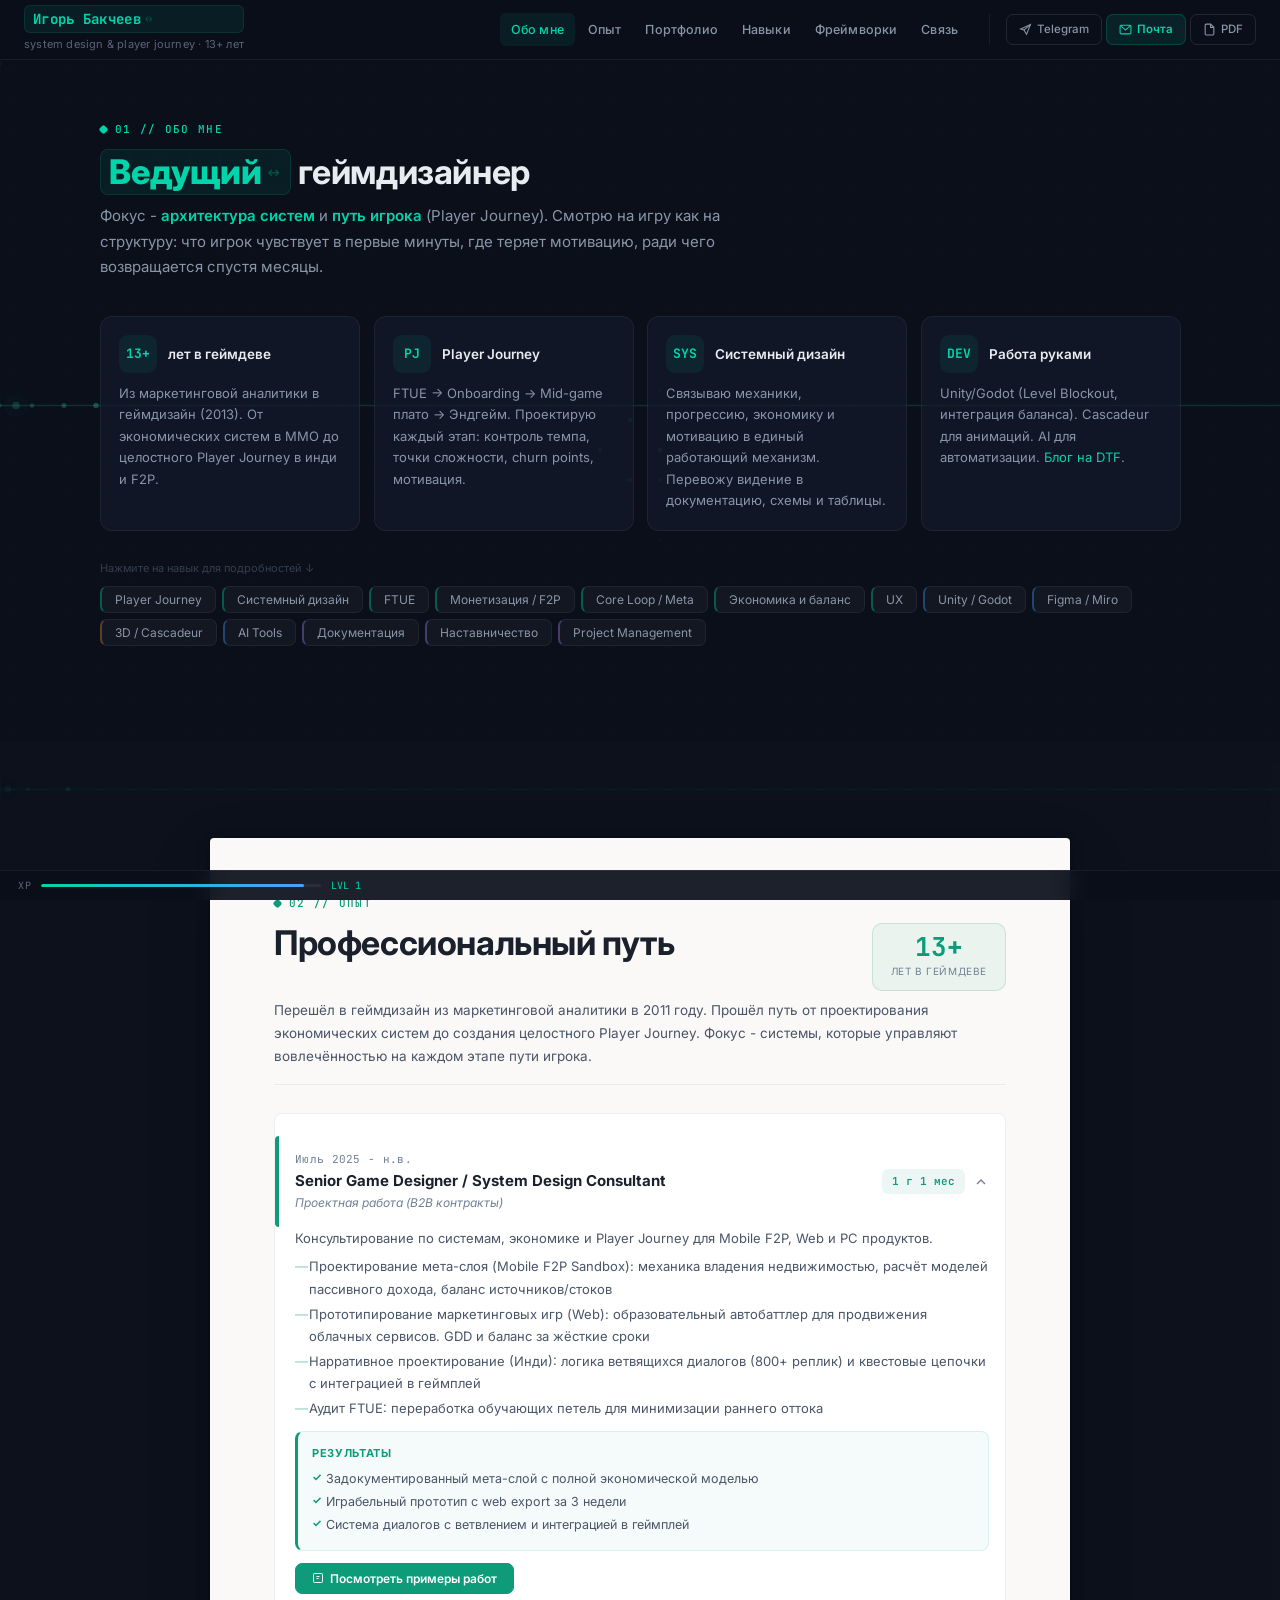
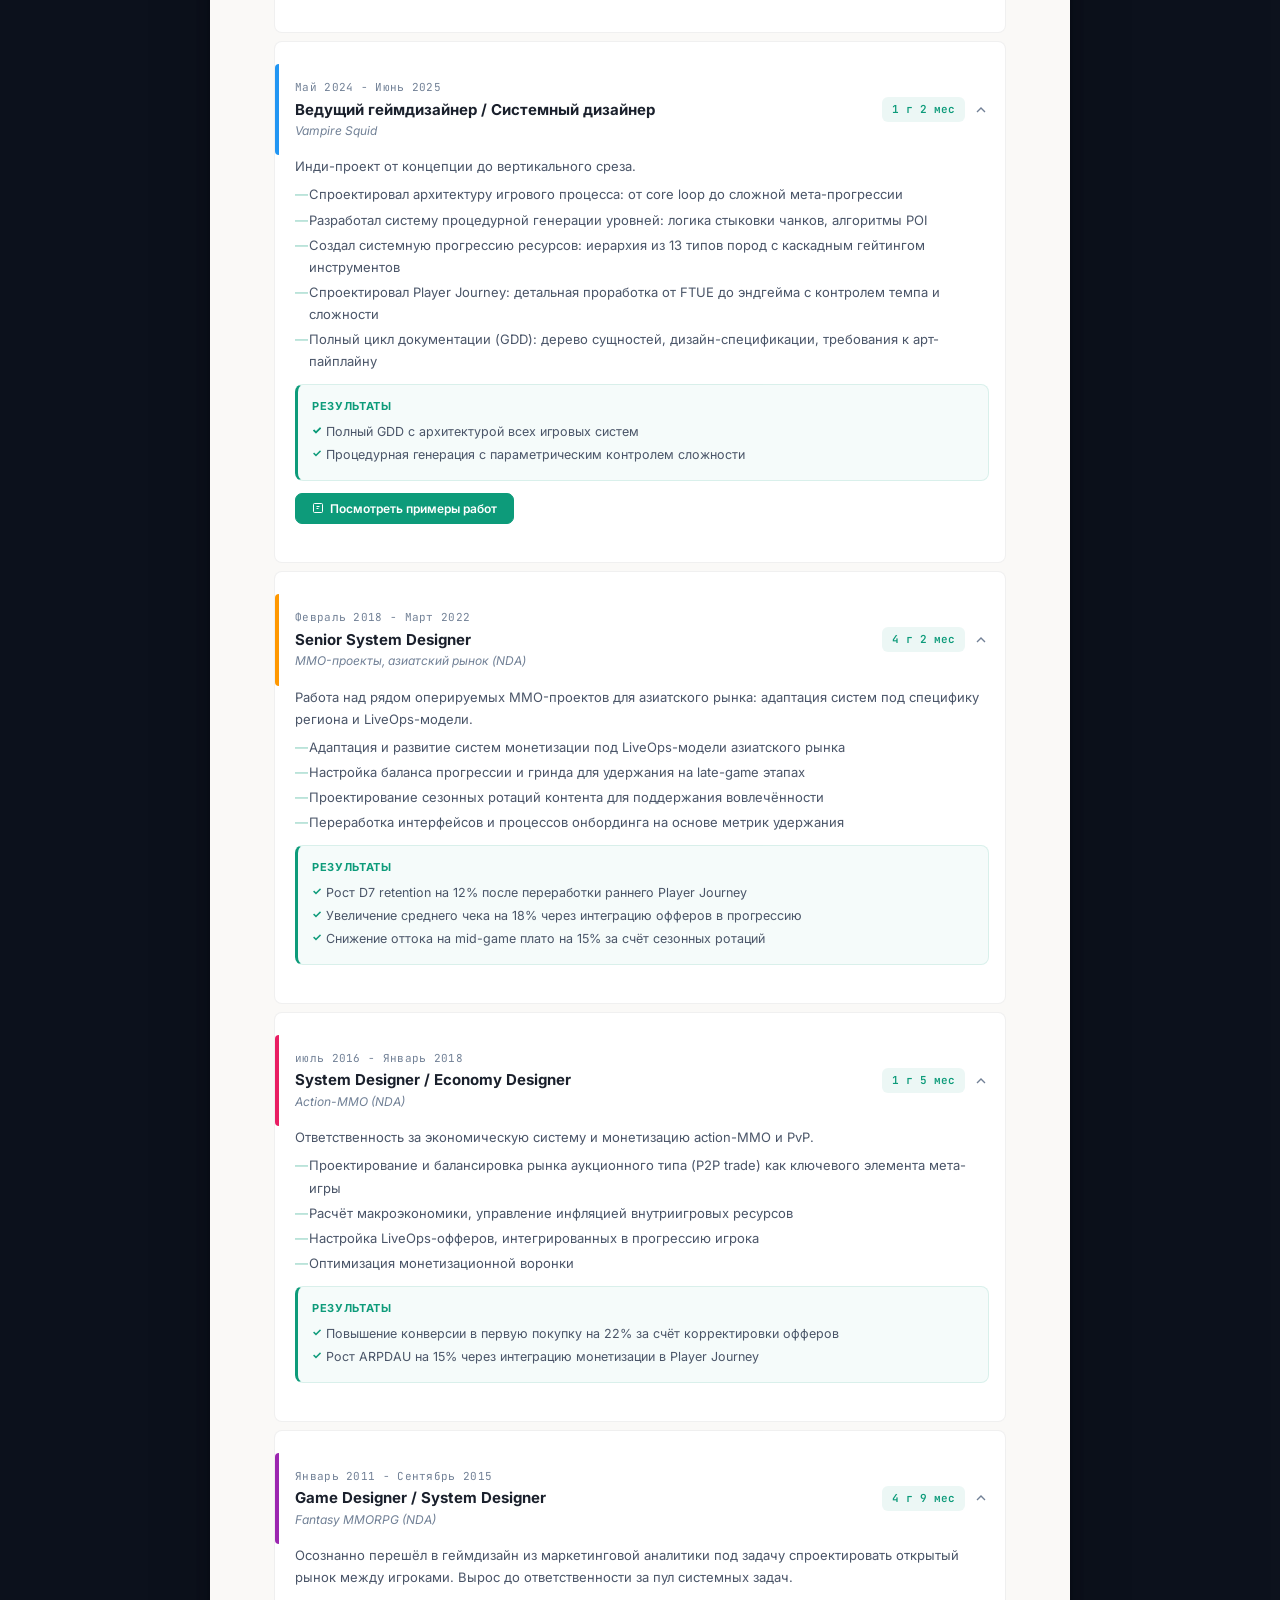
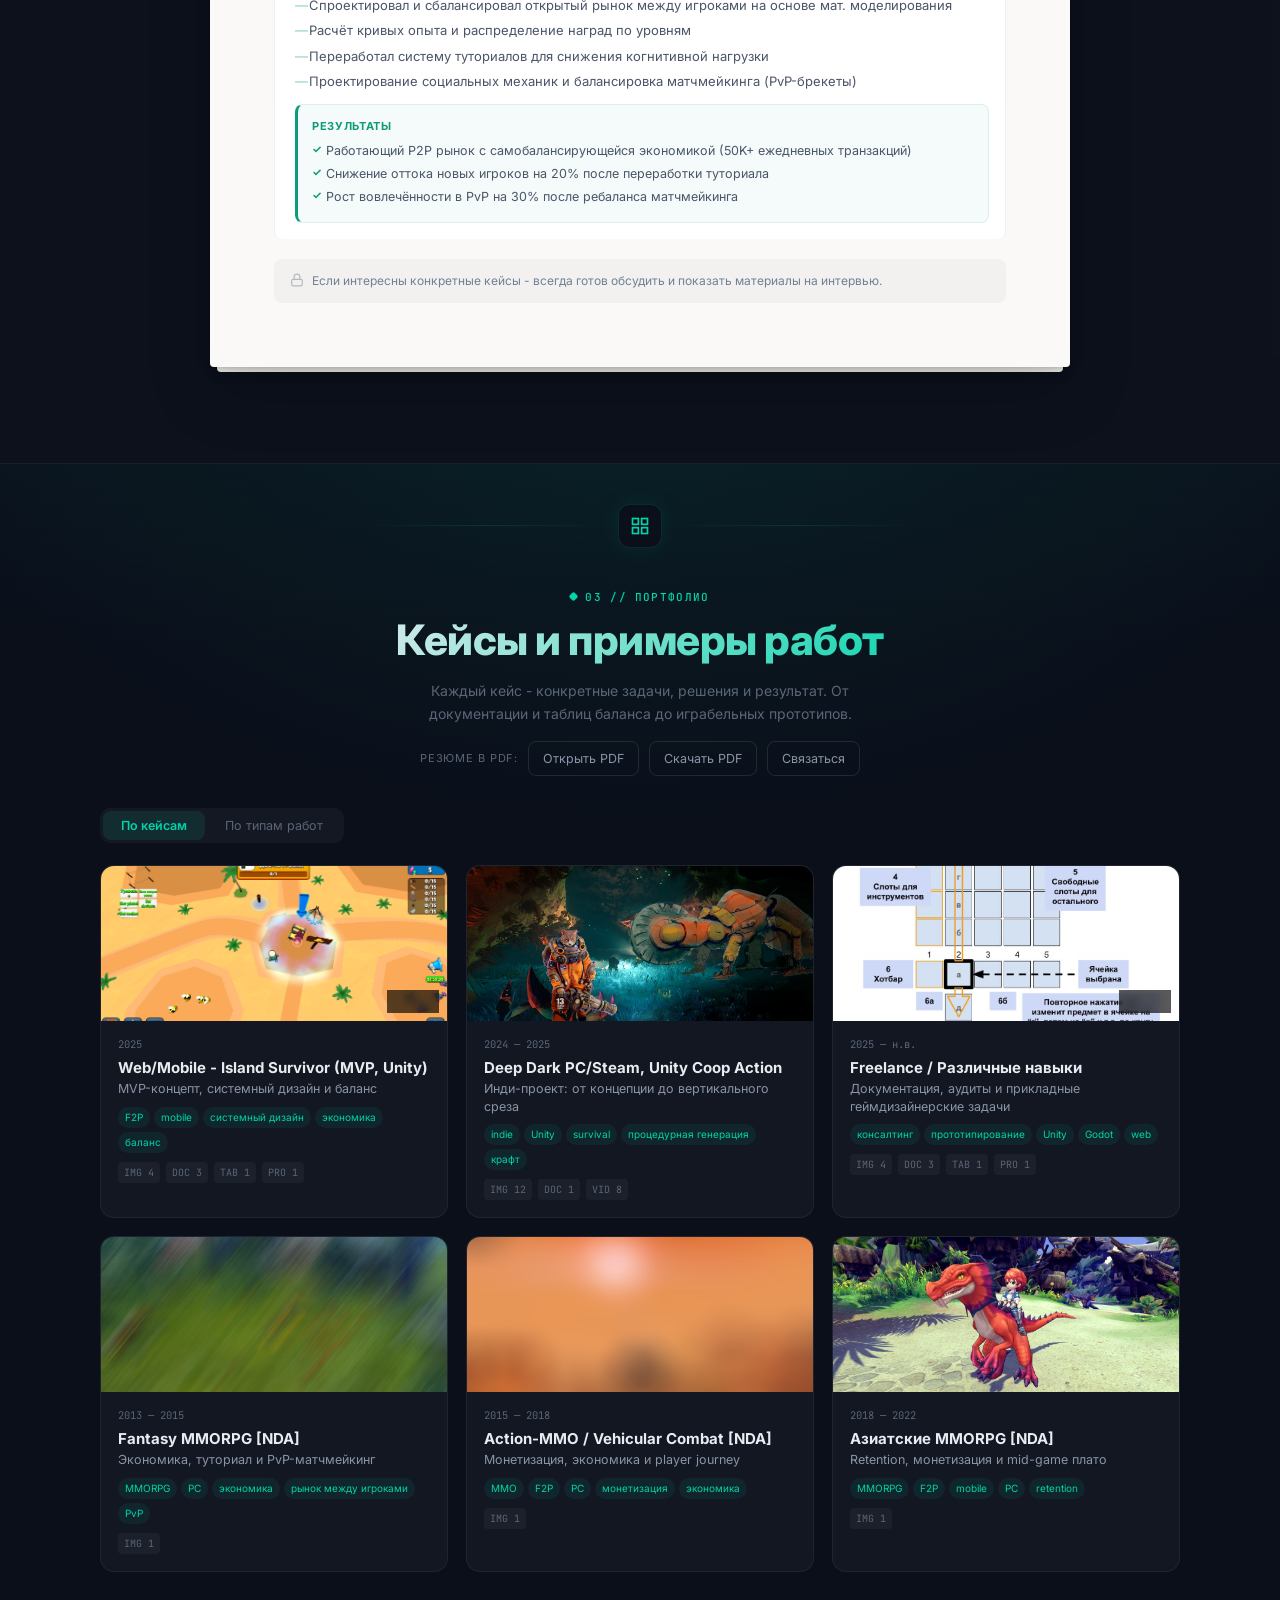
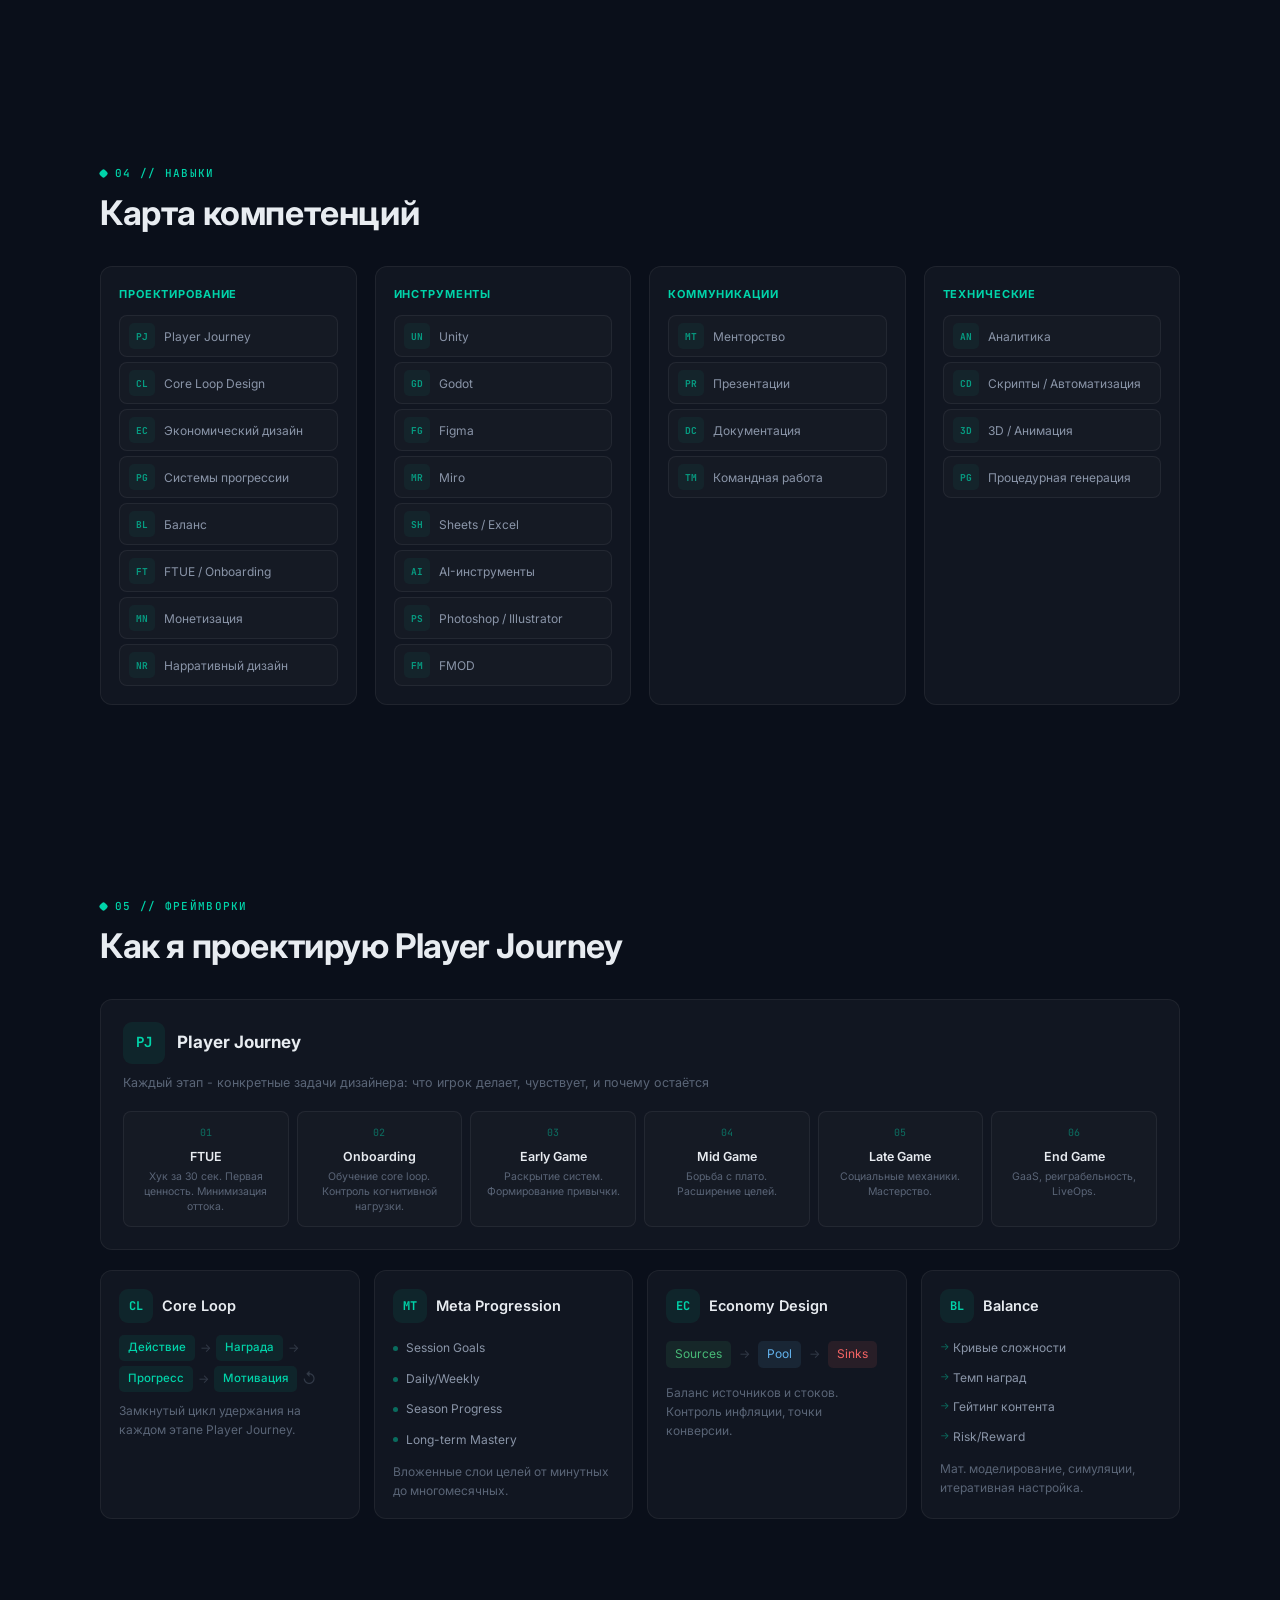
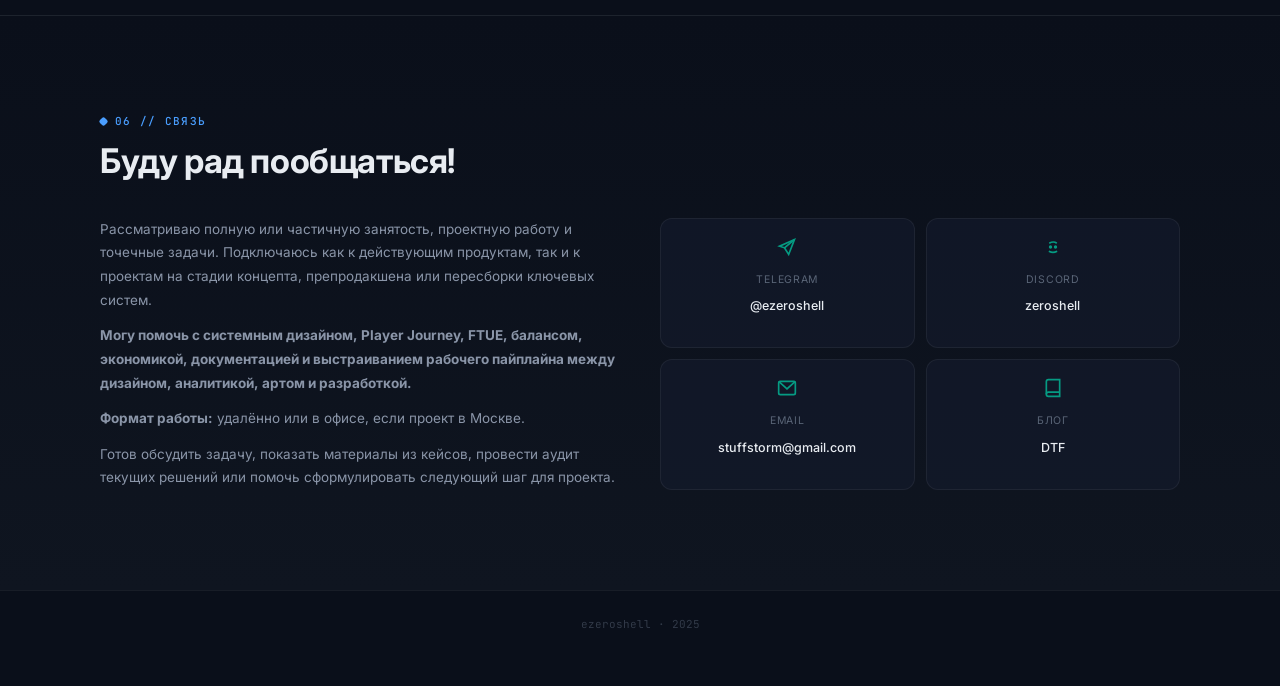
<file: index.html>
<!DOCTYPE html>
<html lang="ru">
<head>
  <meta charset="UTF-8">
  <meta name="viewport" content="width=device-width, initial-scale=1.0">
  <title>ezeroshell - Senior Game Designer / System Design & Player Journey</title>
  <meta name="description" content="Портфолио senior game designer: системный дизайн, player journey, экономика, баланс, FTUE, монетизация. 13+ лет в геймдеве. MMO, F2P, инди.">
  <meta name="author" content="ezeroshell">
  <meta name="robots" content="index, follow">

  <meta property="og:title" content="ezeroshell - Senior Game Designer / System Design & Player Journey">
  <meta property="og:description" content="Системный дизайн, player journey, экономика, баланс. 13+ лет в геймдеве.">
  <meta property="og:type" content="website">
  <meta property="og:locale" content="ru_RU">

  <link rel="canonical" href="https://ezeroshell.com">
  <link rel="icon" type="image/svg+xml" href="assets/favicon.svg">
  <link rel="apple-touch-icon" href="assets/apple-touch-icon.png">

  <link rel="preconnect" href="https://fonts.googleapis.com">
  <link rel="preconnect" href="https://fonts.gstatic.com" crossorigin>
  <link href="https://fonts.googleapis.com/css2?family=Inter:wght@400;500;600;700;800&family=JetBrains+Mono:wght@400;600;700&display=swap" rel="stylesheet">

  <link rel="stylesheet" href="css/styles.css">

  <script type="application/ld+json">
  {
    "@context": "https://schema.org",
    "@type": "Person",
    "name": "ezeroshell",
    "jobTitle": "Senior Game Designer",
    "url": "https://ezeroshell.com",
    "description": "Senior Game Designer с 13+ летним опытом: system design, player journey, экономика, баланс.",
    "sameAs": ["https://t.me/ezeroshell","https://dtf.ru/id1169883"],
    "knowsAbout": ["Game Design","System Design","Game Economy","Player Journey","FTUE","Monetization","Game Balance"]
  }
  </script>
</head>
<body>

  <canvas id="particle-canvas" aria-hidden="true"></canvas>

  
  <header class="header" id="header" role="banner">
    <div class="header-inner">
      <div class="header-brand">
        <button class="header-name" id="header-name" type="button" aria-label="Переключить имя">
          <span class="toggle-text">Игорь Бакчеев</span>
          <span class="toggle-badge" aria-hidden="true">↔</span>
        </button>
        <span class="header-title">system design & player journey · 13+ лет</span>
      </div>
      <nav class="header-nav" id="header-nav" aria-label="Навигация">
        <a href="#about">Обо мне</a>
        <a href="#experience">Опыт</a>
        <a href="#portfolio">Портфолио</a>
        <a href="#skills">Навыки</a>
        <a href="#frameworks">Фреймворки</a>
        <a href="#contact">Связь</a>
      </nav>
      <div class="header-contacts">
        <a href="https://t.me/ezeroshell" class="header-contact-btn" target="_blank" rel="noopener">
          <svg viewBox="0 0 24 24" fill="none" stroke="currentColor" stroke-width="2" width="13" height="13"><path d="M21 3L9 13"/><path d="M21 3L14 21L9 13L3 11L21 3Z"/></svg>
          <span>Telegram</span>
        </a>
        <a href="mailto:stuffstorm@gmail.com" class="header-contact-btn header-contact-btn--accent">
          <svg viewBox="0 0 24 24" fill="none" stroke="currentColor" stroke-width="2" width="13" height="13"><rect x="2" y="4" width="20" height="16" rx="2"/><path d="M22 4L12 13 2 4"/></svg>
          <span>Почта</span>
        </a>
        <a href="assets/cv_igor_bakcheev_ru.pdf"
          class="header-contact-btn"
          target="_blank"
          rel="noopener">
          <svg viewBox="0 0 24 24" fill="none" stroke="currentColor" stroke-width="2" width="13" height="13">
            <path d="M14 2H6a2 2 0 0 0-2 2v16a2 2 0 0 0 2 2h12a2 2 0 0 0 2-2V8z"/>
            <path d="M14 2v6h6"/>
          </svg>
          <span>PDF</span>
        </a>
      </div>
      <button class="header-burger" id="mobile-toggle" type="button" aria-label="Меню" aria-expanded="false" aria-controls="mobile-menu">
        <span class="burger-line"></span>
      </button>
    </div>
  </header>

  
  <nav class="mobile-menu" id="mobile-menu" hidden>
    <a href="#about" class="mobile-nav-link">Обо мне</a>
    <a href="#experience" class="mobile-nav-link">Опыт</a>
    <a href="#portfolio" class="mobile-nav-link">Портфолио</a>
    <a href="#skills" class="mobile-nav-link">Навыки</a>
    <a href="#frameworks" class="mobile-nav-link">Фреймворки</a>
    <a href="#contact" class="mobile-nav-link">Связь</a>
    <hr class="mobile-divider">
    <a href="https://t.me/ezeroshell" class="contact-link" target="_blank" rel="noopener">
      <svg viewBox="0 0 24 24" fill="none" stroke="currentColor" stroke-width="2" width="16" height="16"><path d="M21 3L9 13"/><path d="M21 3L14 21L9 13L3 11L21 3Z"/></svg>
      Telegram: @ezeroshell
    </a>
    <a href="mailto:stuffstorm@gmail.com" class="contact-link">
      <svg viewBox="0 0 24 24" fill="none" stroke="currentColor" stroke-width="2" width="16" height="16"><rect x="2" y="4" width="20" height="16" rx="2"/><path d="M22 4L12 13L2 4"/></svg>
      stuffstorm@gmail.com
    </a>
  </nav>

  <main>
    
    <section class="section section--about" id="about">
      <div class="section-inner">
        <div class="reveal">
          <div class="section-label"><span aria-hidden="true">01 //</span> Обо мне</div>
          <h1 class="section-title">
            <button class="role-toggle" id="role-toggle" type="button" aria-label="Переключить роль">
              <span class="toggle-text">Ведущий</span>
              <span class="toggle-badge" aria-hidden="true">↔</span>
            </button>
            геймдизайнер
          </h1>
          <p class="about-lead">Фокус - <strong>архитектура систем</strong> и <strong>путь игрока</strong> (Player Journey). Смотрю на игру как на структуру: что игрок чувствует в первые минуты, где теряет мотивацию, ради чего возвращается спустя месяцы.</p>
        </div>

        <div class="about-grid reveal">
          <article class="about-card">
            <div class="about-card-header">
              <div class="about-card-icon">13+</div>
              <h3 class="about-card-title">лет в геймдеве</h3>
            </div>
            <p>Из маркетинговой аналитики в геймдизайн (2013). От экономических систем в MMO до целостного Player Journey в инди и F2P.</p>
          </article>
          <article class="about-card">
            <div class="about-card-header">
              <div class="about-card-icon">PJ</div>
              <h3 class="about-card-title">Player Journey</h3>
            </div>
            <p>FTUE → Onboarding → Mid-game плато → Эндгейм. Проектирую каждый этап: контроль темпа, точки сложности, churn points, мотивация.</p>
          </article>
          <article class="about-card">
            <div class="about-card-header">
              <div class="about-card-icon">SYS</div>
              <h3 class="about-card-title">Системный дизайн</h3>
            </div>
            <p>Связываю механики, прогрессию, экономику и мотивацию в единый работающий механизм. Перевожу видение в документацию, схемы и таблицы.</p>
          </article>
          <article class="about-card">
            <div class="about-card-header">
              <div class="about-card-icon">DEV</div>
              <h3 class="about-card-title">Работа руками</h3>
            </div>
            <p>Unity/Godot (Level Blockout, интеграция баланса). Cascadeur для анимаций. AI для автоматизации.
              <a href="https://dtf.ru/id1169883" target="_blank" rel="noopener">Блог на DTF</a>.</p>
          </article>
        </div>

        <div class="skill-tags-hint" aria-hidden="true">Нажмите на навык для подробностей ↓</div>
        <div class="skill-tags reveal-stagger" id="skill-tags">
          <button class="skill-tag" data-cat="design" data-skill-id="player-journey" data-desc="Детальная проработка пути игрока от FTUE до эндгейма: контроль темпа, точки сложности, churn points. Проектировал Player Journey для инди-проекта (вертикальный срез) и для F2P-продуктов." type="button">Player Journey</button>
          <button class="skill-tag" data-cat="design" data-skill-id="system-design" data-desc="Архитектура от core loop до мета-прогрессии. Системные документы, связывающие механики, экономику и мотивацию." type="button">Системный дизайн</button>
          <button class="skill-tag" data-cat="design" data-skill-id="ftue" data-desc="Аудит и переработка обучающих петель. Хук - первая ценность за 30 секунд. Минимизация раннего оттока." type="button">FTUE</button>
          <button class="skill-tag" data-cat="design" data-skill-id="monetization" data-desc="LiveOps-модели для азиатского рынка. Офферы в прогрессию. Оптимизация воронки конверсии в первую покупку." type="button">Монетизация / F2P</button>
          <button class="skill-tag" data-cat="design" data-skill-id="core-loop" data-desc="Проектирование core loop от концепции до играбельного билда. Процедурная генерация, сезонные ротации." type="button">Core Loop / Meta</button>
          <button class="skill-tag" data-cat="design" data-skill-id="economy" data-desc="Мат. моделирование экономик: P2P аукционы, стоки/синки, инфляция. Открытый рынок в MMORPG с 50K+ активных трейдеров." type="button">Экономика и баланс</button>
          <button class="skill-tag" data-cat="design" data-skill-id="ux" data-desc="Переработка интерфейсов по метрикам удержания. Снижение когнитивной нагрузки в онбординге." type="button">UX</button>
          <button class="skill-tag" data-cat="tools" data-skill-id="unity-godot" data-desc="Unity/Godot: сборка сцен, Level Blockout, ProBuilder. Импорт/экспорт данных, интеграция баланса." type="button">Unity / Godot</button>
          <button class="skill-tag" data-cat="tools" data-skill-id="figma-miro" data-desc="Figma - wireframes, UI-макеты. Miro - системные диаграммы, flow charts, Player Journey maps." type="button">Figma / Miro</button>
          <button class="skill-tag" data-cat="tech" data-skill-id="3d" data-desc="Blender для прототипов, Cascadeur для анимаций и раскадровок." type="button">3D / Cascadeur</button>
          <button class="skill-tag" data-cat="tools" data-skill-id="ai-tools" data-desc="Вайбкодинг, автоматизация, Cursor для прототипирования, GPT/Claude для документации." type="button">AI Tools</button>
          <button class="skill-tag" data-cat="soft" data-skill-id="documentation" data-desc="Полный цикл: GDD, TDD, дерево сущностей, дизайн-спецификации, требования к арт-пайплайну." type="button">Документация</button>
          <button class="skill-tag" data-cat="soft" data-skill-id="mentoring" data-desc="Серьёзный опыт наставничества. Методические материалы. Геймификация образования." type="button">Наставничество</button>
          <button class="skill-tag" data-cat="soft" data-skill-id="pm" data-desc="Планирование, estimation, координация с программистами и художниками." type="button">Project Management</button>
        </div>
      </div>
    </section>

    
    <section class="section section--experience" id="experience">
      <div class="section-inner">
        <div class="paper paper-stack reveal">
          <div class="section-label section-label--paper"><span aria-hidden="true">02 //</span> Опыт</div>
          <div class="exp-header">
            <h2 class="section-title section-title--paper">Профессиональный путь</h2>
            <div class="exp-total-badge">
              <span class="exp-total-number">13+</span>
              <span class="exp-total-label">лет в геймдеве</span>
            </div>
          </div>

          <p class="exp-intro">Перешёл в геймдизайн из маркетинговой аналитики в 2011 году. Прошёл путь от проектирования экономических систем до создания целостного Player Journey. Фокус - системы, которые управляют вовлечённостью на каждом этапе пути игрока.</p>

          <div class="exp-timeline" id="exp-timeline">

            
            <article class="exp-entry" data-exp-id="exp-1">
              <button class="exp-entry-toggle" type="button" aria-expanded="true">
                <div class="exp-entry-head">
                  <div class="exp-bar-accent" style="--bar-clr: #0d9b7a"></div>
                  <div class="exp-entry-left">
                    <div class="exp-period"><time datetime="2025-07">Июль 2025</time> - н.в.</div>
                    <h3 class="exp-role">Senior Game Designer / System Design Consultant</h3>
                    <div class="exp-company">Проектная работа (B2B контракты)</div>
                  </div>
                  <div class="exp-entry-right">
                    <span class="exp-duration">1 г 1 мес</span>
                    <svg class="exp-chevron" viewBox="0 0 24 24" fill="none" stroke="currentColor" stroke-width="2" width="16" height="16"><path d="M6 9l6 6 6-6"/></svg>
                  </div>
                </div>
              </button>
              <div class="exp-body" aria-hidden="false">
                <div class="exp-desc">
                  Консультирование по системам, экономике и Player Journey для Mobile F2P, Web и PC продуктов.
                  <ul>
                    <li>Проектирование мета-слоя (Mobile F2P Sandbox): механика владения недвижимостью, расчёт моделей пассивного дохода, баланс источников/стоков</li>
                    <li>Прототипирование маркетинговых игр (Web): образовательный автобаттлер для продвижения облачных сервисов. GDD и баланс за жёсткие сроки</li>
                    <li>Нарративное проектирование (Инди): логика ветвящихся диалогов (800+ реплик) и квестовые цепочки с интеграцией в геймплей</li>
                    <li>Аудит FTUE: переработка обучающих петель для минимизации раннего оттока</li>
                  </ul>
                </div>
                <div class="exp-achievements">
                  <h4 class="exp-achievements-title">Результаты</h4>
                  <ul>
                    <li>Задокументированный мета-слой с полной экономической моделью</li>
                    <li>Играбельный прототип с web export за 3 недели</li>
                    <li>Система диалогов с ветвлением и интеграцией в геймплей</li>
                  </ul>
                </div>
                <div class="exp-links">
                  <button class="exp-link exp-link--modal" type="button" data-open-project="various-cases">
                    <svg viewBox="0 0 24 24" fill="none" stroke="currentColor" stroke-width="2" width="12" height="12"><rect x="3" y="3" width="18" height="18" rx="2"/><path d="M9 9h6M9 13h4"/></svg>
                    Посмотреть примеры работ
                  </button>
                </div>
              </div>
            </article>

            
            <article class="exp-entry" data-exp-id="exp-2">
              <button class="exp-entry-toggle" type="button" aria-expanded="true">
                <div class="exp-entry-head">
                  <div class="exp-bar-accent" style="--bar-clr: #2196f3"></div>
                  <div class="exp-entry-left">
                    <div class="exp-period"><time datetime="2024-05">Май 2024</time> - <time datetime="2025-06">Июнь 2025</time></div>
                    <h3 class="exp-role">Ведущий геймдизайнер / Системный дизайнер</h3>
                    <div class="exp-company">Vampire Squid</div>
                  </div>
                  <div class="exp-entry-right">
                    <span class="exp-duration">1 г 2 мес</span>
                    <svg class="exp-chevron" viewBox="0 0 24 24" fill="none" stroke="currentColor" stroke-width="2" width="16" height="16"><path d="M6 9l6 6 6-6"/></svg>
                  </div>
                </div>
              </button>
              <div class="exp-body" aria-hidden="false">
                <div class="exp-desc">
                  Инди-проект от концепции до вертикального среза.
                  <ul>
                    <li>Спроектировал архитектуру игрового процесса: от core loop до сложной мета-прогрессии</li>
                    <li>Разработал систему процедурной генерации уровней: логика стыковки чанков, алгоритмы POI</li>
                    <li>Создал системную прогрессию ресурсов: иерархия из 13 типов пород с каскадным гейтингом инструментов</li>
                    <li>Спроектировал Player Journey: детальная проработка от FTUE до эндгейма с контролем темпа и сложности</li>
                    <li>Полный цикл документации (GDD): дерево сущностей, дизайн-спецификации, требования к арт-пайплайну</li>
                  </ul>
                </div>
                <div class="exp-achievements">
                  <h4 class="exp-achievements-title">Результаты</h4>
                  <ul>
                    <li></li>
                    <li>Полный GDD с архитектурой всех игровых систем</li>
                    <li>Процедурная генерация с параметрическим контролем сложности</li>
                  </ul>
                </div>
                <div class="exp-links">
                  <button class="exp-link exp-link--modal" type="button" data-open-project="indie-vertical-slice">
                    <svg viewBox="0 0 24 24" fill="none" stroke="currentColor" stroke-width="2" width="12" height="12"><rect x="3" y="3" width="18" height="18" rx="2"/><path d="M9 9h6M9 13h4"/></svg>
                    Посмотреть примеры работ
                  </button>
                </div>
              </div>
            </article>

            
            <article class="exp-entry" data-exp-id="exp-3">
              <button class="exp-entry-toggle" type="button" aria-expanded="true">
                <div class="exp-entry-head">
                  <div class="exp-bar-accent" style="--bar-clr: #ff9800"></div>
                  <div class="exp-entry-left">
                    <div class="exp-period"><time datetime="2018-02">Февраль 2018</time> - <time datetime="2022-03">Март 2022</time></div>
                    <h3 class="exp-role">Senior System Designer</h3>
                    <div class="exp-company">MMO-проекты, азиатский рынок (NDA)</div>
                  </div>
                  <div class="exp-entry-right">
                    <span class="exp-duration">4 г 2 мес</span>
                    <svg class="exp-chevron" viewBox="0 0 24 24" fill="none" stroke="currentColor" stroke-width="2" width="16" height="16"><path d="M6 9l6 6 6-6"/></svg>
                  </div>
                </div>
              </button>
              <div class="exp-body" aria-hidden="false">
                <div class="exp-desc">
                  Работа над рядом оперируемых MMO-проектов для азиатского рынка: адаптация систем под специфику региона и LiveOps-модели.
                  <ul>
                    <li>Адаптация и развитие систем монетизации под LiveOps-модели азиатского рынка</li>
                    <li>Настройка баланса прогрессии и гринда для удержания на late-game этапах</li>
                    <li>Проектирование сезонных ротаций контента для поддержания вовлечённости</li>
                    <li>Переработка интерфейсов и процессов онбординга на основе метрик удержания</li>
                  </ul>
                </div>
                <div class="exp-achievements">
                  <h4 class="exp-achievements-title">Результаты</h4>
                  <ul>
                    <li>Рост D7 retention на 12% после переработки раннего Player Journey</li>
                    <li>Увеличение среднего чека на 18% через интеграцию офферов в прогрессию</li>
                    <li>Снижение оттока на mid-game плато на 15% за счёт сезонных ротаций</li>
                  </ul>
                </div>
              </div>
            </article>

            
            <article class="exp-entry" data-exp-id="exp-4">
              <button class="exp-entry-toggle" type="button" aria-expanded="true">
                <div class="exp-entry-head">
                  <div class="exp-bar-accent" style="--bar-clr: #e91e63"></div>
                  <div class="exp-entry-left">
                    <div class="exp-period"><time datetime="2015-10">июль 2016</time> - <time datetime="2018-01">Январь 2018</time></div>
                    <h3 class="exp-role">System Designer / Economy Designer</h3>
                    <div class="exp-company">Action-MMO (NDA)</div>
                  </div>
                  <div class="exp-entry-right">
                    <span class="exp-duration">1 г 5 мес</span>
                    <svg class="exp-chevron" viewBox="0 0 24 24" fill="none" stroke="currentColor" stroke-width="2" width="16" height="16"><path d="M6 9l6 6 6-6"/></svg>
                  </div>
                </div>
              </button>
              <div class="exp-body" aria-hidden="false">
                <div class="exp-desc">
                  Ответственность за экономическую систему и монетизацию action-MMO и PvP.
                  <ul>
                    <li>Проектирование и балансировка рынка аукционного типа (P2P trade) как ключевого элемента мета-игры</li>
                    <li>Расчёт макроэкономики, управление инфляцией внутриигровых ресурсов</li>
                    <li>Настройка LiveOps-офферов, интегрированных в прогрессию игрока</li>
                    <li>Оптимизация монетизационной воронки</li>
                  </ul>
                </div>
                <div class="exp-achievements">
                  <h4 class="exp-achievements-title">Результаты</h4>
                  <ul>
                    <li>Повышение конверсии в первую покупку на 22% за счёт корректировки офферов</li>
                    <li>Рост ARPDAU на 15% через интеграцию монетизации в Player Journey</li>
                  </ul>
                </div>
              </div>
            </article>

            
            <article class="exp-entry" data-exp-id="exp-5">
              <button class="exp-entry-toggle" type="button" aria-expanded="true">
                <div class="exp-entry-head">
                  <div class="exp-bar-accent" style="--bar-clr: #9c27b0"></div>
                  <div class="exp-entry-left">
                    <div class="exp-period"><time datetime="2013-01">Январь 2011</time> - <time datetime="2015-09">Сентябрь 2015</time></div>
                    <h3 class="exp-role">Game Designer / System Designer</h3>
                    <div class="exp-company">Fantasy MMORPG (NDA)</div>
                  </div>
                  <div class="exp-entry-right">
                    <span class="exp-duration">4 г 9 мес</span>
                    <svg class="exp-chevron" viewBox="0 0 24 24" fill="none" stroke="currentColor" stroke-width="2" width="16" height="16"><path d="M6 9l6 6 6-6"/></svg>
                  </div>
                </div>
              </button>
              <div class="exp-body" aria-hidden="false">
                <div class="exp-desc">
                  Осознанно перешёл в геймдизайн из маркетинговой аналитики под задачу спроектировать открытый рынок между игроками. Вырос до ответственности за пул системных задач.
                  <ul>
                    <li>Спроектировал и сбалансировал открытый рынок между игроками на основе мат. моделирования</li>
                    <li>Расчёт кривых опыта и распределение наград по уровням</li>
                    <li>Переработал систему туториалов для снижения когнитивной нагрузки</li>
                    <li>Проектирование социальных механик и балансировка матчмейкинга (PvP-брекеты)</li>
                  </ul>
                </div>
                <div class="exp-achievements">
                  <h4 class="exp-achievements-title">Результаты</h4>
                  <ul>
                    <li>Работающий P2P рынок с самобалансирующейся экономикой (50K+ ежедневных транзакций)</li>
                    <li>Снижение оттока новых игроков на 20% после переработки туториала</li>
                    <li>Рост вовлечённости в PvP на 30% после ребаланса матчмейкинга</li>
                  </ul>
                </div>
              </div>
            </article>
          </div>

          <div class="exp-nda-note">
            <svg viewBox="0 0 24 24" fill="none" stroke="currentColor" stroke-width="2" width="14" height="14"><rect x="3" y="11" width="18" height="11" rx="2" ry="2"/><path d="M7 11V7a5 5 0 0110 0v4"/></svg>
            Если интересны конкретные кейсы - всегда готов обсудить и показать материалы на интервью.
          </div>
        </div>
      </div>
    </section>

    <button class="back-to-exp" id="back-to-exp" type="button" hidden>
      <svg viewBox="0 0 24 24" fill="none" stroke="currentColor" stroke-width="2" width="14" height="14"><path d="M19 12H5M12 5l-7 7 7 7"/></svg>
      Вернуться к опыту
    </button>

    
    <section class="section section--portfolio" id="portfolio">
      <div class="portfolio-divider" aria-hidden="true">
        <div class="portfolio-divider-line"></div>
        <div class="portfolio-divider-icon">
          <svg viewBox="0 0 24 24" fill="none" stroke="currentColor" stroke-width="2" width="20" height="20"><rect x="3" y="3" width="7" height="7"/><rect x="14" y="3" width="7" height="7"/><rect x="3" y="14" width="7" height="7"/><rect x="14" y="14" width="7" height="7"/></svg>
        </div>
        <div class="portfolio-divider-line"></div>
      </div>

      <div class="section-inner">
        <div class="reveal">
          <div class="portfolio-hero">
            <div class="section-label"><span aria-hidden="true">03 //</span> Портфолио</div>
            <h2 class="section-title portfolio-title">Кейсы и примеры работ</h2>
            <p class="section-subtitle portfolio-subtitle">
              Каждый кейс - конкретные задачи, решения и результат. От документации и таблиц баланса до играбельных прототипов.
            </p>
          </div>
          <div class="portfolio-resume-links">
            <span class="portfolio-resume-label">Резюме в PDF:</span>

            <a
              href="assets/cv_igor_bakcheev_ru.pdf"
              class="portfolio-resume-link"
              target="_blank"
              rel="noopener"
            >
              Открыть PDF
            </a>

            <a
              href="assets/cv_igor_bakcheev_ru.pdf"
              class="portfolio-resume-link"
              download
            >
              Скачать PDF
            </a>

            <a href="#contact" class="portfolio-resume-link">
              Связаться
            </a>
          </div>
        </div>

        <div class="portfolio-explorer reveal" id="portfolio-explorer">
          <div class="portfolio-toolbar">
            <div class="portfolio-mode-switch" role="tablist">
              <button class="portfolio-mode-btn active" type="button" data-view="projects" role="tab" aria-selected="true">По кейсам</button>
              <button class="portfolio-mode-btn" type="button" data-view="types" role="tab" aria-selected="false">По типам работ</button>
            </div>
          </div>
          <div class="portfolio-grid" id="portfolio-grid"></div>
        </div>
      </div>
    </section>

    
    <div class="portfolio-modal-overlay" id="portfolio-modal" aria-modal="true" role="dialog" hidden>
      <div class="portfolio-modal">
        <div class="portfolio-modal-topbar">
          <div class="pmod-topbar-center"><span class="pmod-counter" id="modal-counter"></span></div>
          <button class="pmod-close" id="modal-close" type="button" aria-label="Закрыть">
            <svg viewBox="0 0 24 24" fill="none" stroke="currentColor" stroke-width="2" width="20" height="20"><path d="M18 6L6 18M6 6l12 12"/></svg>
          </button>
        </div>
        <div class="portfolio-modal-page" id="portfolio-modal-page">
          <div class="pmod-header" id="pmod-header"></div>
          <div class="pmod-tabs" id="pmod-tabs" role="tablist"></div>
          <div class="pmod-content" id="pmod-content"></div>
          <div class="pmod-details" id="pmod-details"></div>
          <div class="pmod-project-link" id="pmod-project-link"></div>
        </div>
        <button class="pmod-side-nav pmod-side-prev" id="modal-prev" type="button" aria-label="Предыдущий"><svg viewBox="0 0 24 24" fill="none" stroke="currentColor" stroke-width="2" width="20" height="20"><path d="M15 18l-6-6 6-6"/></svg></button>
        <button class="pmod-side-nav pmod-side-next" id="modal-next" type="button" aria-label="Следующий"><svg viewBox="0 0 24 24" fill="none" stroke="currentColor" stroke-width="2" width="20" height="20"><path d="M9 18l6-6-6-6"/></svg></button>
      </div>
    </div>

    
    <div class="gallery-overlay" id="gallery" aria-modal="true" role="dialog" hidden>
      <div class="gallery-chrome">
        <button class="gallery-btn gallery-close-btn" id="gallery-close" type="button" aria-label="Закрыть"><svg viewBox="0 0 24 24" fill="none" stroke="currentColor" stroke-width="2" width="22" height="22"><path d="M18 6L6 18M6 6l12 12"/></svg></button>
        <div class="gallery-counter" id="gallery-counter"></div>
      </div>
      <button class="gallery-btn gallery-arrow gallery-arrow-prev" id="gallery-prev" type="button" aria-label="Назад"><svg viewBox="0 0 24 24" fill="none" stroke="currentColor" stroke-width="2" width="28" height="28"><path d="M15 18l-6-6 6-6"/></svg></button>
      <button class="gallery-btn gallery-arrow gallery-arrow-next" id="gallery-next" type="button" aria-label="Вперёд"><svg viewBox="0 0 24 24" fill="none" stroke="currentColor" stroke-width="2" width="28" height="28"><path d="M9 18l6-6-6-6"/></svg></button>
      <div class="gallery-stage" id="gallery-stage"></div>
      <div class="gallery-caption" id="gallery-caption"></div>
    </div>

    
    <section class="section section--skills" id="skills">
      <div class="section-inner">
        <div class="reveal">
          <div class="section-label"><span aria-hidden="true">04 //</span> Навыки</div>
          <h2 class="section-title">Карта компетенций</h2>
        </div>
        <div class="skills-grid reveal">
          <div class="skill-cluster"><h3 class="skill-cluster-title">Проектирование</h3><div class="skill-nodes">
            <button class="skill-node" data-skill-id="sk-pj" type="button" data-desc="Детальная проработка пути игрока: FTUE → Onboarding → Early/Mid/Late/End Game. Контроль темпа, churn points, мотивация на каждом этапе."><span class="skill-node-icon">PJ</span><span class="skill-node-label">Player Journey</span></button>
            <button class="skill-node" data-skill-id="sk-core-loop" type="button" data-desc="Архитектура от core loop до мета-прогрессии. Процедурная генерация, каскадный гейтинг."><span class="skill-node-icon">CL</span><span class="skill-node-label">Core Loop Design</span></button>
            <button class="skill-node" data-skill-id="sk-economy" type="button" data-desc="P2P рынок в MMORPG (50K+ транзакций/день). Макроэкономика, инфляция. Модели дохода для F2P."><span class="skill-node-icon">EC</span><span class="skill-node-label">Экономический дизайн</span></button>
            <button class="skill-node" data-skill-id="sk-progression" type="button" data-desc="13 типов пород с каскадным гейтингом. Кривые опыта. Баланс гринда для late-game."><span class="skill-node-icon">PG</span><span class="skill-node-label">Системы прогрессии</span></button>
            <button class="skill-node" data-skill-id="sk-balance" type="button" data-desc="P2P trade, источники/стоки, офферы. Формулы и симуляции. Стабильная экономика при 100K+ DAU."><span class="skill-node-icon">BL</span><span class="skill-node-label">Баланс</span></button>
            <button class="skill-node" data-skill-id="sk-ftue" type="button" data-desc="Аудит обучающих петель. Снижение когнитивной нагрузки. Снижение оттока новичков на 20%."><span class="skill-node-icon">FT</span><span class="skill-node-label">FTUE / Onboarding</span></button>
            <button class="skill-node" data-skill-id="sk-monetization" type="button" data-desc="LiveOps для азиатского рынка. Офферы в прогрессию. +22% конверсии в первую покупку."><span class="skill-node-icon">MN</span><span class="skill-node-label">Монетизация</span></button>
            <button class="skill-node" data-skill-id="sk-narrative" type="button" data-desc="800+ реплик, ветвящиеся диалоги, квестовые цепочки, раскадровки."><span class="skill-node-icon">NR</span><span class="skill-node-label">Нарративный дизайн</span></button>
          </div></div>
          <div class="skill-cluster"><h3 class="skill-cluster-title">Инструменты</h3><div class="skill-nodes">
            <button class="skill-node" data-skill-id="sk-unity" type="button" data-desc="Сборка сцен, Level Blockout, ProBuilder. Вертикальный срез."><span class="skill-node-icon">UN</span><span class="skill-node-label">Unity</span></button>
            <button class="skill-node" data-skill-id="sk-godot" type="button" data-desc="Прототипирование, web export, GDScript."><span class="skill-node-icon">GD</span><span class="skill-node-label">Godot</span></button>
            <button class="skill-node" data-skill-id="sk-figma" type="button" data-desc="Wireframes, UI-макеты, Player Journey maps, ТЗ для художников."><span class="skill-node-icon">FG</span><span class="skill-node-label">Figma</span></button>
            <button class="skill-node" data-skill-id="sk-miro" type="button" data-desc="Системные диаграммы, flow charts, деревья сущностей."><span class="skill-node-icon">MR</span><span class="skill-node-label">Miro</span></button>
            <button class="skill-node" data-skill-id="sk-sheets" type="button" data-desc="Баланс-таблицы, симуляции экономики, формулы прогрессии."><span class="skill-node-icon">SH</span><span class="skill-node-label">Sheets / Excel</span></button>
            <button class="skill-node" data-skill-id="sk-ai" type="button" data-desc="Вайбкодинг, автоматизация, Cursor для прототипирования."><span class="skill-node-icon">AI</span><span class="skill-node-label">AI-инструменты</span></button>
            <button class="skill-node" data-skill-id="sk-ps" type="button" data-desc="Photoshop, Illustrator для визуалов и ТЗ."><span class="skill-node-icon">PS</span><span class="skill-node-label">Photoshop / Illustrator</span></button>
            <button class="skill-node" data-skill-id="sk-fmod" type="button" data-desc="FMOD, пайплайн аудио."><span class="skill-node-icon">FM</span><span class="skill-node-label">FMOD</span></button>
          </div></div>
          <div class="skill-cluster"><h3 class="skill-cluster-title">Коммуникации</h3><div class="skill-nodes">
            <button class="skill-node" data-skill-id="sk-mentor" type="button" data-desc="Наставничество, методические материалы, геймификация образования."><span class="skill-node-icon">MT</span><span class="skill-node-label">Менторство</span></button>
            <button class="skill-node" data-skill-id="sk-pres" type="button" data-desc="Перевод видения в документацию, схемы и таблицы для команды."><span class="skill-node-icon">PR</span><span class="skill-node-label">Презентации</span></button>
            <button class="skill-node" data-skill-id="sk-docs" type="button" data-desc="GDD, TDD, дерево сущностей, дизайн-спецификации, арт-пайплайн."><span class="skill-node-icon">DC</span><span class="skill-node-label">Документация</span></button>
            <button class="skill-node" data-skill-id="sk-team" type="button" data-desc="Связка с арт-директором и программистами. ТЗ на языке исполнителей."><span class="skill-node-icon">TM</span><span class="skill-node-label">Командная работа</span></button>
          </div></div>
          <div class="skill-cluster"><h3 class="skill-cluster-title">Технические</h3><div class="skill-nodes">
            <button class="skill-node" data-skill-id="sk-analytics" type="button" data-desc="Бэкграунд из маркетинговой аналитики. Retention, churn points, конверсионные воронки."><span class="skill-node-icon">AN</span><span class="skill-node-label">Аналитика</span></button>
            <button class="skill-node" data-skill-id="sk-scripts" type="button" data-desc="Вспомогательные скрипты, автоматизация данных в таблицах."><span class="skill-node-icon">CD</span><span class="skill-node-label">Скрипты / Автоматизация</span></button>
            <button class="skill-node" data-skill-id="sk-3d" type="button" data-desc="Blender 3D, Cascadeur для анимаций и раскадровок."><span class="skill-node-icon">3D</span><span class="skill-node-label">3D / Анимация</span></button>
            <button class="skill-node" data-skill-id="sk-procgen" type="button" data-desc="Стыковка чанков, распределение POI, параметрический контроль."><span class="skill-node-icon">PG</span><span class="skill-node-label">Процедурная генерация</span></button>
          </div></div>
        </div>
      </div>
    </section>

    
    <section class="section section--frameworks" id="frameworks">
      <div class="section-inner">
        <div class="reveal">
          <div class="section-label"><span aria-hidden="true">05 //</span> Фреймворки</div>
          <h2 class="section-title">Как я проектирую Player Journey</h2>
        </div>
        <div class="framework-block reveal">
          <div class="framework-header"><div class="framework-icon">PJ</div><h3 class="framework-title">Player Journey</h3><p class="framework-subtitle">Каждый этап - конкретные задачи дизайнера: что игрок делает, чувствует, и почему остаётся</p></div>
          <div class="framework-stages">
            <div class="framework-stage"><div class="framework-stage-num">01</div><h4 class="framework-stage-name">FTUE</h4><p class="framework-stage-desc">Хук за 30 сек. Первая ценность. Минимизация оттока.</p></div>
            <div class="framework-stage"><div class="framework-stage-num">02</div><h4 class="framework-stage-name">Onboarding</h4><p class="framework-stage-desc">Обучение core loop. Контроль когнитивной нагрузки.</p></div>
            <div class="framework-stage"><div class="framework-stage-num">03</div><h4 class="framework-stage-name">Early Game</h4><p class="framework-stage-desc">Раскрытие систем. Формирование привычки.</p></div>
            <div class="framework-stage"><div class="framework-stage-num">04</div><h4 class="framework-stage-name">Mid Game</h4><p class="framework-stage-desc">Борьба с плато. Расширение целей.</p></div>
            <div class="framework-stage"><div class="framework-stage-num">05</div><h4 class="framework-stage-name">Late Game</h4><p class="framework-stage-desc">Социальные механики. Мастерство.</p></div>
            <div class="framework-stage"><div class="framework-stage-num">06</div><h4 class="framework-stage-name">End Game</h4><p class="framework-stage-desc">GaaS, реиграбельность, LiveOps.</p></div>
          </div>
        </div>
        <div class="frameworks-grid reveal">
          <div class="framework-card"><div class="framework-card-header"><div class="framework-icon small">CL</div><h3 class="framework-card-title">Core Loop</h3></div><div class="framework-card-content"><div class="framework-loop"><span class="loop-item">Действие</span><span class="loop-arrow">→</span><span class="loop-item">Награда</span><span class="loop-arrow">→</span><span class="loop-item">Прогресс</span><span class="loop-arrow">→</span><span class="loop-item">Мотивация</span><span class="loop-arrow loop-back">↺</span></div><p class="framework-card-desc">Замкнутый цикл удержания на каждом этапе Player Journey.</p></div></div>
          <div class="framework-card"><div class="framework-card-header"><div class="framework-icon small">MT</div><h3 class="framework-card-title">Meta Progression</h3></div><div class="framework-card-content"><div class="framework-meta-layers"><div class="meta-layer"><span class="meta-dot"></span> Session Goals</div><div class="meta-layer"><span class="meta-dot"></span> Daily/Weekly</div><div class="meta-layer"><span class="meta-dot"></span> Season Progress</div><div class="meta-layer"><span class="meta-dot"></span> Long-term Mastery</div></div><p class="framework-card-desc">Вложенные слои целей от минутных до многомесячных.</p></div></div>
          <div class="framework-card"><div class="framework-card-header"><div class="framework-icon small">EC</div><h3 class="framework-card-title">Economy Design</h3></div><div class="framework-card-content"><div class="econ-flow"><span class="econ-source">Sources</span><span class="econ-arrow">→</span><span class="econ-pool">Pool</span><span class="econ-arrow">→</span><span class="econ-sink">Sinks</span></div><p class="framework-card-desc">Баланс источников и стоков. Контроль инфляции, точки конверсии.</p></div></div>
          <div class="framework-card"><div class="framework-card-header"><div class="framework-icon small">BL</div><h3 class="framework-card-title">Balance</h3></div><div class="framework-card-content"><div class="framework-balance"><div class="balance-item">Кривые сложности</div><div class="balance-item">Темп наград</div><div class="balance-item">Гейтинг контента</div><div class="balance-item">Risk/Reward</div></div><p class="framework-card-desc">Мат. моделирование, симуляции, итеративная настройка.</p></div></div>
        </div>
      </div>
    </section>

    
    <section class="section section--contact" id="contact">
      <div class="section-inner">
        <div class="reveal">
          <div class="section-label section-label--blue"><span aria-hidden="true">06 //</span> Связь</div>
          <h2 class="section-title">Буду рад пообщаться!</h2>
        </div>
        <div class="contact-grid reveal">
          <div class="contact-info">
            <p>Рассматриваю полную или частичную занятость, проектную работу и точечные задачи. Подключаюсь как к действующим продуктам, так и к проектам на стадии концепта, препродакшена или пересборки ключевых систем.</p>
            <p><strong>Могу помочь с системным дизайном, Player Journey, FTUE, балансом, экономикой, документацией и выстраиванием рабочего пайплайна между дизайном, аналитикой, артом и разработкой.</strong></p>
            <p><strong>Формат работы:</strong> удалённо или в офисе, если проект в Москве.</p>
            <p>Готов обсудить задачу, показать материалы из кейсов, провести аудит текущих решений или помочь сформулировать следующий шаг для проекта.</p>
          </div>
          <div class="contact-links-grid">
            <a href="https://t.me/ezeroshell" class="contact-card" target="_blank" rel="noopener"><div class="contact-card-icon"><svg viewBox="0 0 24 24" fill="none" stroke="currentColor" stroke-width="2" width="20" height="20"><path d="M21 3L9 13"/><path d="M21 3L14 21L9 13L3 11L21 3Z"/></svg></div><div class="contact-card-label">Telegram</div><div class="contact-card-value">@ezeroshell</div></a>
            <a href="zeroshell" class="contact-card"><div class="contact-card-icon"><svg viewBox="0 0 24 24" fill="none" stroke="currentColor" stroke-width="2" width="20" height="20"><circle cx="9" cy="12" r="1"/><circle cx="15" cy="12" r="1"/><path d="M7.5 7.5c3.5-2 6.5-2 9 0"/><path d="M7 17c2 1 4.5 1.5 5 1.5s3-0.5 5-1.5"/></svg></div><div class="contact-card-label">Discord</div><div class="contact-card-value">zeroshell</div></a>
            <a href="mailto:stuffstorm@gmail.com" class="contact-card"><div class="contact-card-icon"><svg viewBox="0 0 24 24" fill="none" stroke="currentColor" stroke-width="2" width="20" height="20"><rect x="2" y="4" width="20" height="16" rx="2"/><path d="M22 4L12 13L2 4"/></svg></div><div class="contact-card-label">Email</div><div class="contact-card-value">stuffstorm@gmail.com</div></a>
            <a href="https://dtf.ru/id1169883" class="contact-card" target="_blank" rel="noopener"><div class="contact-card-icon"><svg viewBox="0 0 24 24" fill="none" stroke="currentColor" stroke-width="2" width="20" height="20"><path d="M4 19.5A2.5 2.5 0 016.5 17H20"/><path d="M6.5 2H20v20H6.5A2.5 2.5 0 014 19.5v-15A2.5 2.5 0 016.5 2z"/></svg></div><div class="contact-card-label">Блог</div><div class="contact-card-value">DTF</div></a>
          </div>
        </div>
      </div>
    </section>
  </main>

  <footer class="footer"><p class="footer-copy">ezeroshell · 2025</p></footer>

  <div class="xp-bar" role="progressbar" aria-valuemin="0" aria-valuemax="100" aria-valuenow="0"><span class="xp-label" id="xp-label">XP</span><div class="xp-track"><div class="xp-fill" id="xp-fill"></div></div><span class="xp-level" id="xp-level">LVL 1</span></div>
  <div class="level-notification" id="level-notification" role="alert" aria-live="assertive"></div>
  <div class="skill-popup" id="skill-popup" role="tooltip" aria-hidden="true"><button class="skill-popup-close" id="skill-popup-close" type="button">&times;</button><div class="skill-popup-title" id="skill-popup-title"></div><div class="skill-popup-desc" id="skill-popup-desc"></div></div>

  <script src="js/xp-system.js" defer></script>
  <script src="js/main.js" defer></script>
  <script src="js/particles.js" defer></script>
  <script src="js/skills.js" defer></script>
  <script src="js/portfolio-data.js" defer></script>
  <script src="js/portfolio.js" defer></script>
</body>
</html>
</file>
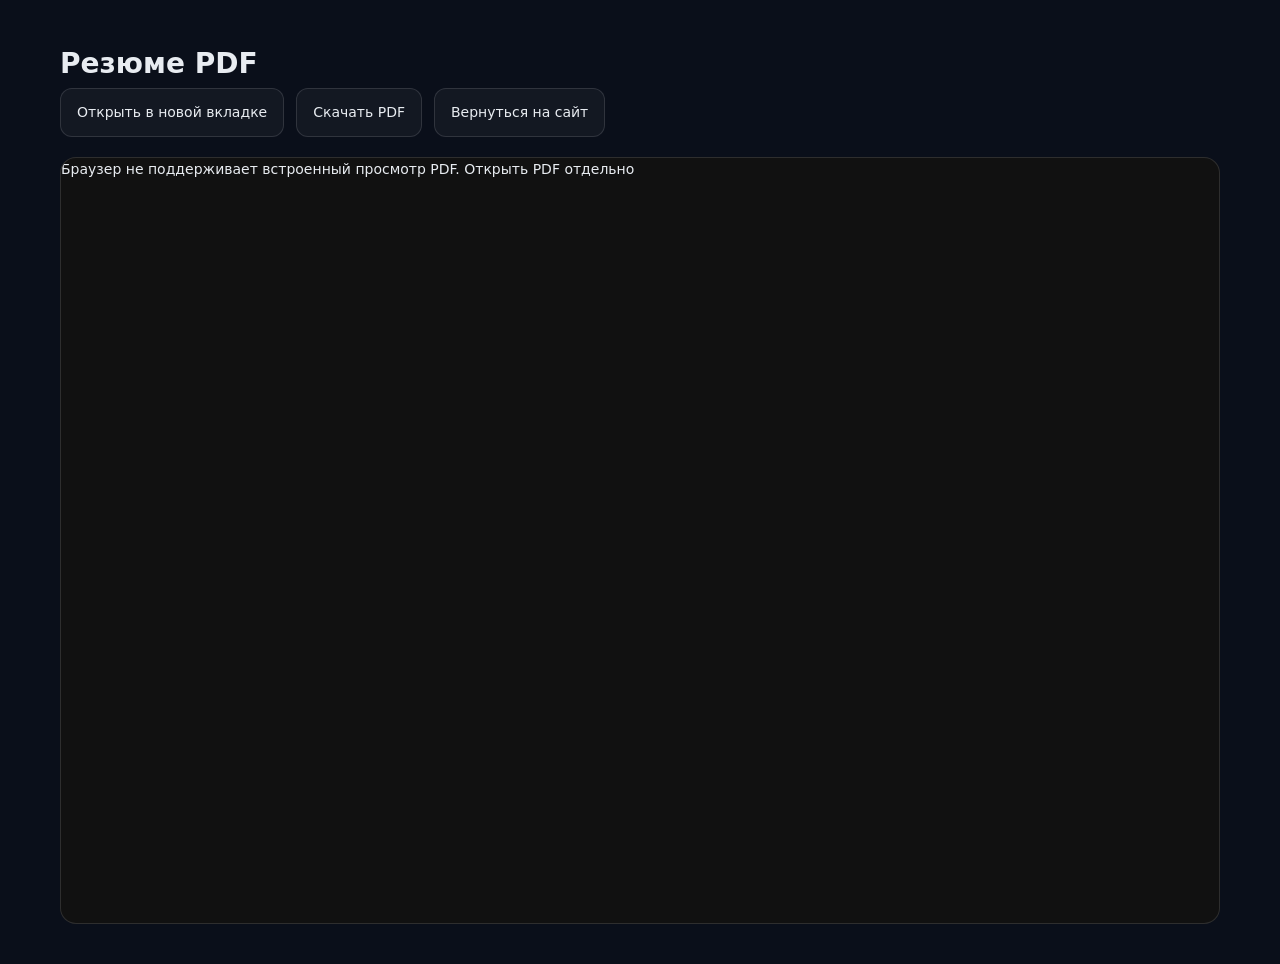
<file: resume.html>
<!DOCTYPE html>
<html lang="ru">
<head>
  <meta charset="UTF-8">
  <meta name="viewport" content="width=device-width, initial-scale=1.0">
  <title>Резюме PDF — Игорь Бакчеев</title>
  <meta name="description" content="PDF-версия резюме Игоря Бакчеева, Senior Game Designer.">
  <link rel="stylesheet" href="css/styles.css">
  <style>
    .resume-page {
      padding: 40px 20px;
      max-width: 1200px;
      margin: 0 auto;
    }

    .resume-actions {
      display: flex;
      gap: 12px;
      flex-wrap: wrap;
      margin-bottom: 20px;
    }

    .resume-btn {
      display: inline-flex;
      align-items: center;
      gap: 8px;
      padding: 12px 16px;
      border-radius: 12px;
      text-decoration: none;
      border: 1px solid rgba(255,255,255,.12);
      background: rgba(255,255,255,.04);
      color: inherit;
    }

    .resume-viewer {
      border: 1px solid rgba(255,255,255,.12);
      border-radius: 16px;
      overflow: hidden;
      background: #111;
    }

    .resume-viewer object {
      display: block;
      width: 100%;
      height: 85vh;
    }

    @media (max-width: 900px) {
      .resume-viewer {
        display: none;
      }
    }
  </style>
</head>
<body>
  <main class="resume-page">
    <h1>Резюме PDF</h1>

    <div class="resume-actions">
      <a href="assets/cv_igor_bakcheev_ru.pdf" class="resume-btn" target="_blank" rel="noopener">
        Открыть в новой вкладке
      </a>
      <a href="assets/cv_igor_bakcheev_ru.pdf" class="resume-btn" download>
        Скачать PDF
      </a>
      <a href="index.html" class="resume-btn">
        Вернуться на сайт
      </a>
    </div>

    <div class="resume-viewer">
      <object
        data="assets/cv_igor_bakcheev_ru.pdf#view=FitH"
        type="application/pdf"
      >
        <p>
          Браузер не поддерживает встроенный просмотр PDF.
          <a href="assets/cv_igor_bakcheev_ru.pdf" target="_blank" rel="noopener">
            Открыть PDF отдельно
          </a>
        </p>
      </object>
    </div>
  </main>
</body>
</html>
</file>
<file: css/styles.css>
/* ═══════════════════════════════════════════════════════════
   STYLES.CSS — единый файл стилей
   Заменяет: base.css, layout.css, components.css, responsive.css
   ═══════════════════════════════════════════════════════════ */

/* ───────────────────────────────────────────────────────────
   1. CUSTOM PROPERTIES
   ─────────────────────────────────────────────────────────── */
:root {
  /* Palette */
  --clr-bg:           #0a0f1a;
  --clr-bg-2:         #0f1520;
  --clr-bg-card:      rgba(20, 27, 45, 0.6);
  --clr-teal:         #00d4aa;
  --clr-teal-dim:     rgba(0, 212, 170, 0.08);
  --clr-teal-mid:     rgba(0, 212, 170, 0.15);
  --clr-blue:         #4a9eff;
  --clr-green:        #34d399;
  --clr-purple:       #a78bfa;
  --clr-text:         #e8ecf1;
  --clr-text-2:       #8a95a8;
  --clr-text-3:       #5a6577;
  --clr-border:       rgba(255, 255, 255, 0.06);
  --clr-border-2:     rgba(255, 255, 255, 0.10);

  /* Paper (experience section) */
  --clr-paper:        #faf9f7;
  --clr-paper-2:      #f0efe9;
  --clr-paper-3:      #e8e7e1;
  --clr-paper-ink:    #1a202c;
  --clr-paper-2nd:    #4a5568;
  --clr-paper-3rd:    #718096;
  --clr-paper-accent: #0d9b7a;

  /* Typography */
  --font-sans: 'Inter', -apple-system, BlinkMacSystemFont, 'Segoe UI', system-ui, sans-serif;
  --font-mono: 'JetBrains Mono', 'Fira Code', 'Cascadia Code', monospace;

  /* Layout */
  --header-h: 60px;
  --max-w:    1080px;
  --radius:   12px;

  /* Motion */
  --ease:     cubic-bezier(0.25, 0.46, 0.45, 0.94);
  --fast:     0.18s;
  --normal:   0.28s;
  --slow:     0.5s;
}

/* ───────────────────────────────────────────────────────────
   2. RESET
   ─────────────────────────────────────────────────────────── */
*, *::before, *::after {
  margin: 0;
  padding: 0;
  box-sizing: border-box;
}

html {
  scroll-behavior: smooth;
  scroll-padding-top: calc(var(--header-h) + 8px);
  -webkit-text-size-adjust: 100%;
}

body {
  font-family: var(--font-sans);
  font-size: 14px;
  line-height: 1.7;
  background: var(--clr-bg);
  color: var(--clr-text);
  overflow-x: hidden;
  -webkit-font-smoothing: antialiased;
  -moz-osx-font-smoothing: grayscale;
}

a {
  color: inherit;
  text-decoration: none;
}

button {
  font-family: inherit;
  font-size: inherit;
  border: none;
  background: none;
  cursor: pointer;
  color: inherit;
  padding: 0;
}

img {
  max-width: 100%;
  display: block;
}

ul, ol { list-style: none; }

/* ───────────────────────────────────────────────────────────
   3. SCROLLBAR
   ─────────────────────────────────────────────────────────── */
::-webkit-scrollbar { width: 5px; }
::-webkit-scrollbar-track { background: var(--clr-bg); }
::-webkit-scrollbar-thumb { background: var(--clr-text-3); border-radius: 3px; }
::-webkit-scrollbar-thumb:hover { background: var(--clr-teal); }

/* ───────────────────────────────────────────────────────────
   4. FOCUS
   ─────────────────────────────────────────────────────────── */
:focus-visible {
  outline: 2px solid var(--clr-teal);
  outline-offset: 3px;
  border-radius: 4px;
}

:focus:not(:focus-visible) { outline: none; }

/* ───────────────────────────────────────────────────────────
   5. UTILITIES
   ─────────────────────────────────────────────────────────── */
.sr-only {
  position: absolute;
  width: 1px; height: 1px;
  padding: 0; margin: -1px;
  overflow: hidden;
  clip: rect(0,0,0,0);
  white-space: nowrap;
  border: 0;
}

/* ───────────────────────────────────────────────────────────
   6. PARTICLE CANVAS
   ─────────────────────────────────────────────────────────── */
#particle-canvas {
  position: fixed;
  inset: 0;
  z-index: 0;
  pointer-events: none;
  will-change: transform;
}

/* ───────────────────────────────────────────────────────────
   7. ANIMATIONS
   ─────────────────────────────────────────────────────────── */
@keyframes xpFloat {
  0%   { opacity: 1; transform: translateY(0) scale(1); }
  100% { opacity: 0; transform: translateY(-32px) scale(0.9); }
}

@keyframes glitch {
  0%   { text-shadow:  2px 0 var(--clr-teal), -2px 0 var(--clr-blue); }
  33%  { text-shadow: -2px 0 var(--clr-teal),  2px 0 var(--clr-blue); }
  66%  { text-shadow:  1px 0 var(--clr-blue), -1px 0 var(--clr-teal); }
  100% { text-shadow: none; }
}

@keyframes fadeIn {
  from { opacity: 0; transform: translateY(10px); }
  to   { opacity: 1; transform: translateY(0); }
}

@keyframes pmodIn {
  from { opacity: 0; }
  to   { opacity: 1; }
}

@keyframes pmodSlide {
  from { opacity: 0; transform: translateY(16px); }
  to   { opacity: 1; transform: translateY(0); }
}

.glitch-active { animation: glitch 0.35s var(--ease); }

/* Reveal on scroll */
.reveal {
  opacity: 0;
  transform: translateY(20px);
  transition: opacity var(--slow) var(--ease), transform var(--slow) var(--ease);
}
.reveal.visible {
  opacity: 1;
  transform: none;
}

.reveal-stagger {
  opacity: 0;
  transform: translateY(14px);
  transition: opacity 0.45s var(--ease), transform 0.45s var(--ease);
}
.reveal-stagger.visible {
  opacity: 1;
  transform: none;
}

/* ───────────────────────────────────────────────────────────
   8. HEADER
   ─────────────────────────────────────────────────────────── */
.header {
  position: fixed;
  top: 0; left: 0; right: 0;
  z-index: 1000;
  height: var(--header-h);
  background: rgba(10, 15, 26, 0.85);
  backdrop-filter: blur(16px);
  -webkit-backdrop-filter: blur(16px);
  border-bottom: 1px solid var(--clr-border);
  transition: background var(--normal) var(--ease),
              box-shadow var(--normal) var(--ease);
}

.header.scrolled {
  background: rgba(10, 15, 26, 0.96);
  box-shadow: 0 1px 24px rgba(0,0,0,0.25);
}

.header-inner {
  max-width: 1280px;
  margin: 0 auto;
  padding: 0 24px;
  height: 100%;
  display: flex;
  align-items: center;
  gap: 20px;
}

/* Brand */
.header-brand {
  display: flex;
  flex-direction: column;
  gap: 2px;
  flex-shrink: 0;
}

.header-name {
  display: inline-flex;
  align-items: center;
  gap: 5px;
  font-family: var(--font-mono);
  font-size: 14px;
  font-weight: 600;
  color: var(--clr-text);
  letter-spacing: 0.3px;
  transition: color var(--fast);
  user-select: none;
  white-space: nowrap;
}

.header-name:hover { color: var(--clr-teal); }

.header-title {
  font-size: 11px;
  color: var(--clr-text-3);
  white-space: nowrap;
  letter-spacing: 0.2px;
}

/* Nav */
.header-nav {
  display: flex;
  align-items: center;
  gap: 2px;
  margin-left: auto;
}

.header-nav a {
  font-size: 12.5px;
  font-weight: 500;
  padding: 6px 11px;
  color: var(--clr-text-2);
  border-radius: 6px;
  transition: color var(--fast), background var(--fast);
  white-space: nowrap;
  letter-spacing: 0.15px;
}

.header-nav a:hover,
.header-nav a.active {
  color: var(--clr-teal);
  background: var(--clr-teal-dim);
}

/* Contacts */
.header-contacts {
  display: flex;
  align-items: center;
  gap: 4px;
  flex-shrink: 0;
  padding-left: 16px;
  border-left: 1px solid var(--clr-border);
}

.contact-link {
  display: inline-flex;
  align-items: center;
  gap: 5px;
  font-size: 11.5px;
  color: var(--clr-text-3);
  padding: 5px 8px;
  border-radius: 6px;
  transition: color var(--fast), background var(--fast);
}

.contact-link:hover {
  color: var(--clr-teal);
  background: var(--clr-teal-dim);
}

/* Interactive toggle badge */
.toggle-badge {
  font-size: 9px;
  opacity: 0.35;
  transition: opacity var(--fast);
  line-height: 1;
}
.interactive-toggle:hover .toggle-badge { opacity: 0.7; }

/* Burger */
.header-burger {
  display: none;
  width: 38px;
  height: 38px;
  align-items: center;
  justify-content: center;
  border-radius: 8px;
  margin-left: auto;
  transition: background var(--fast);
  flex-shrink: 0;
  position: relative;
}

.header-burger:hover { background: var(--clr-teal-dim); }

.burger-line,
.burger-line::before,
.burger-line::after {
  display: block;
  width: 18px;
  height: 1.5px;
  background: var(--clr-text-2);
  border-radius: 2px;
  transition: transform var(--normal) var(--ease),
              opacity var(--normal) var(--ease),
              background var(--fast);
  position: absolute;
}

.burger-line::before,
.burger-line::after { content: ''; left: 0; }
.burger-line::before { top: -5px; }
.burger-line::after  { top:  5px; }

.header-burger[aria-expanded="true"] .burger-line { background: transparent; }
.header-burger[aria-expanded="true"] .burger-line::before { top: 0; transform: rotate(45deg); background: var(--clr-text-2); }
.header-burger[aria-expanded="true"] .burger-line::after  { top: 0; transform: rotate(-45deg); background: var(--clr-text-2); }

/* ───────────────────────────────────────────────────────────
   9. MOBILE MENU
   ─────────────────────────────────────────────────────────── */
.mobile-menu {
  position: fixed;
  top: var(--header-h);
  left: 0; right: 0; bottom: 0;
  z-index: 999;
  background: rgba(10, 15, 26, 0.97);
  backdrop-filter: blur(20px);
  -webkit-backdrop-filter: blur(20px);
  padding: 20px 24px 32px;
  flex-direction: column;
  gap: 4px;
  overflow-y: auto;
  /* shown/hidden via hidden attr + flex */
}

.mobile-menu:not([hidden]) { display: flex; }

.mobile-nav-link {
  font-size: 17px;
  font-weight: 500;
  color: var(--clr-text-2);
  padding: 11px 14px;
  border-radius: 8px;
  transition: color var(--fast), background var(--fast);
  display: block;
}

.mobile-nav-link:hover {
  color: var(--clr-teal);
  background: var(--clr-teal-dim);
}

.mobile-divider {
  border: none;
  border-top: 1px solid var(--clr-border);
  margin: 8px 0;
}

.mobile-menu .contact-link {
  font-size: 13px;
  padding: 10px 14px;
}

/* ───────────────────────────────────────────────────────────
   10. SECTIONS
   ─────────────────────────────────────────────────────────── */
.section {
  position: relative;
  z-index: 1;
  padding: 96px 24px;
}

.section--about { padding-top: calc(var(--header-h) + 60px); }

.section-inner {
  max-width: var(--max-w);
  margin: 0 auto;
}

.section-label {
  font-family: var(--font-mono);
  font-size: 11px;
  font-weight: 500;
  letter-spacing: 0.12em;
  text-transform: uppercase;
  color: var(--clr-teal);
  margin-bottom: 10px;
  display: flex;
  align-items: center;
  gap: 8px;
}

.section-label::before {
  content: '';
  display: inline-block;
  width: 7px; height: 7px;
  background: var(--clr-teal);
  border-radius: 2px;
  transform: rotate(45deg);
  flex-shrink: 0;
}

.section-label--paper { color: var(--clr-paper-accent); }
.section-label--paper::before { background: var(--clr-paper-accent); }
.section-label--blue  { color: var(--clr-blue); }
.section-label--blue::before  { background: var(--clr-blue); }

.section-title {
  font-size: clamp(22px, 3.2vw, 34px);
  font-weight: 700;
  letter-spacing: -0.4px;
  line-height: 1.2;
  margin-bottom: 12px;
  color: var(--clr-text);
}

.section-title--paper { color: var(--clr-paper-ink); }

.section-subtitle {
  font-size: 14px;
  color: var(--clr-text-3);
  max-width: 580px;
  line-height: 1.65;
  margin-bottom: 24px;
}

/* ───────────────────────────────────────────────────────────
   11. ABOUT CARDS
   ─────────────────────────────────────────────────────────── */
.about-grid {
  display: grid;
  grid-template-columns: repeat(auto-fit, minmax(210px, 1fr));
  gap: 14px;
  margin-top: 36px;
  margin-bottom: 4px;
}

.about-card {
  background: var(--clr-bg-card);
  border: 1px solid var(--clr-border);
  border-radius: var(--radius);
  padding: 18px;
  transition: background var(--normal), border-color var(--normal), transform var(--normal);
  will-change: transform;
}

.about-card:hover {
  background: rgba(255,255,255,0.05);
  border-color: var(--clr-teal-mid);
  transform: translateY(-2px);
}

.about-card-header {
  display: flex;
  align-items: center;
  gap: 11px;
  margin-bottom: 10px;
}

.about-card-icon {
  font-family: var(--font-mono);
  font-size: 13px;
  font-weight: 700;
  color: var(--clr-teal);
  background: var(--clr-teal-dim);
  width: 38px; height: 38px;
  display: flex;
  align-items: center;
  justify-content: center;
  border-radius: 9px;
  flex-shrink: 0;
}

.about-card-title {
  font-size: 13.5px;
  font-weight: 600;
  color: var(--clr-text);
}

.about-card p {
  font-size: 13px;
  line-height: 1.65;
  color: var(--clr-text-2);
}

.about-card a {
  color: var(--clr-teal);
  transition: opacity var(--fast);
}
.about-card a:hover { opacity: 0.75; }

/* ───────────────────────────────────────────────────────────
   12. SKILL TAGS
   ─────────────────────────────────────────────────────────── */
.skill-tags-hint {
  font-size: 11px;
  color: var(--clr-text-3);
  margin-top: 28px;
  margin-bottom: 9px;
  opacity: 0.55;
}

.skill-tags {
  display: flex;
  flex-wrap: wrap;
  gap: 6px;
}

.skill-tag {
  font-size: 12px;
  padding: 5px 13px;
  background: rgba(255,255,255,0.035);
  border: 1px solid var(--clr-border);
  border-radius: 7px;
  color: var(--clr-text-2);
  cursor: pointer;
  transition: background var(--fast), border-color var(--fast), color var(--fast), transform var(--fast);
  position: relative;
}

.skill-tag:hover {
  background: var(--clr-teal-dim);
  border-color: var(--clr-teal-mid);
  color: var(--clr-teal);
  transform: translateY(-1px);
}

.skill-tag.explored {
  border-color: rgba(0,212,170,0.25);
  color: var(--clr-teal);
  background: rgba(0,212,170,0.06);
}

/* Left-border category accent */
.skill-tag[data-cat="design"] { border-left: 2px solid rgba(0,212,170,0.35); }
.skill-tag[data-cat="tools"]  { border-left: 2px solid rgba(74,158,255,0.35); }
.skill-tag[data-cat="tech"]   { border-left: 2px solid rgba(237,137,54,0.35); }
.skill-tag[data-cat="soft"]   { border-left: 2px solid rgba(167,139,250,0.35); }

/* ───────────────────────────────────────────────────────────
   13. EXPERIENCE — PAPER DOCUMENT
   ─────────────────────────────────────────────────────────── */
.section--experience {
  background: rgba(255,255,255,0.01);
}

.paper {
  position: relative;
  max-width: 860px;
  margin: 0 auto;
  background: var(--clr-paper);
  border-radius: 4px;
  padding: 56px 64px 64px;
  box-shadow:
    0 1px 3px rgba(0,0,0,0.10),
    0 4px 16px rgba(0,0,0,0.10),
    0 24px 64px rgba(0,0,0,0.18);
}

/* Paper texture overlay */
.paper::before {
  content: '';
  position: absolute;
  inset: 0;
  border-radius: 4px;
  background-image: url("data:image/svg+xml,%3Csvg xmlns='http://www.w3.org/2000/svg' width='200' height='200'%3E%3Cfilter id='n'%3E%3CfeTurbulence type='fractalNoise' baseFrequency='0.75' numOctaves='4' stitchTiles='stitch'/%3E%3C/filter%3E%3Crect width='200' height='200' filter='url(%23n)' opacity='0.025'/%3E%3C/svg%3E");
  pointer-events: none;
  z-index: 0;
}

.paper > * { position: relative; z-index: 1; }

/* Stacked sheets effect */
.paper-stack::after {
  content: '';
  position: absolute;
  bottom: -5px;
  left: 7px; right: 7px;
  height: 6px;
  background: var(--clr-paper-2);
  border-radius: 0 0 4px 4px;
  z-index: -1;
  box-shadow: 0 2px 8px rgba(0,0,0,0.10);
}

.paper-stack::before {
  content: '';
  position: absolute;
  bottom: -10px;
  left: 14px; right: 14px;
  height: 6px;
  background: var(--clr-paper-3);
  border-radius: 0 0 4px 4px;
  z-index: -2;
  box-shadow: 0 2px 6px rgba(0,0,0,0.08);
}

/* Experience timeline */
.exp-timeline { margin-top: 28px; }

.exp-entry {
  padding: 22px 0;
  border-bottom: 1px solid rgba(0,0,0,0.07);
  transition: background var(--fast);
}

.exp-entry:last-child {
  border-bottom: none;
  padding-bottom: 0;
}

.exp-period {
  font-family: var(--font-mono);
  font-size: 11.5px;
  color: var(--clr-paper-3rd);
  margin-bottom: 5px;
  letter-spacing: 0.3px;
}

.exp-role {
  font-size: 16.5px;
  font-weight: 700;
  color: var(--clr-paper-ink);
  margin-bottom: 8px;
  line-height: 1.3;
}

.exp-desc {
  font-size: 13.5px;
  line-height: 1.7;
  color: var(--clr-paper-2nd);
}

.exp-desc ul {
  margin-top: 8px;
}

.exp-desc li {
  position: relative;
  padding-left: 14px;
  margin-bottom: 4px;
}

.exp-desc li::before {
  content: '—';
  position: absolute;
  left: 0;
  color: var(--clr-paper-accent);
  opacity: 0.55;
}

.exp-links {
  display: flex;
  gap: 8px;
  margin-top: 12px;
  flex-wrap: wrap;
}

.exp-link {
  font-size: 12px;
  padding: 5px 12px;
  background: rgba(13,155,122,0.06);
  border: 1px solid rgba(13,155,122,0.15);
  border-radius: 6px;
  color: var(--clr-paper-accent);
  cursor: pointer;
  transition: background var(--fast), border-color var(--fast);
  display: inline-block;
}

.exp-link:hover {
  background: rgba(13,155,122,0.12);
  border-color: rgba(13,155,122,0.3);
}

/* Back to exp button */
.back-to-exp {
  position: fixed;
  bottom: 52px;
  right: 24px;
  z-index: 900;
  display: flex;
  align-items: center;
  gap: 6px;
  padding: 9px 16px;
  font-size: 12.5px;
  font-weight: 500;
  background: rgba(10,15,26,0.92);
  backdrop-filter: blur(12px);
  border: 1px solid var(--clr-border-2);
  border-radius: 8px;
  color: var(--clr-teal);
  box-shadow: 0 4px 24px rgba(0,0,0,0.3);
  transition: border-color var(--fast), transform var(--fast);
}

.back-to-exp[hidden] { display: none; }
.back-to-exp:hover {
  border-color: var(--clr-teal-mid);
  transform: translateY(-1px);
}

/* ───────────────────────────────────────────────────────────
   14. PORTFOLIO
   ─────────────────────────────────────────────────────────── */
.portfolio-resume-links {
  display: flex;
  align-items: center;
  gap: 10px;
  margin-bottom: 32px;
  flex-wrap: wrap;
}

.portfolio-resume-label {
  font-size: 11px;
  color: var(--clr-text-3);
  text-transform: uppercase;
  letter-spacing: 0.08em;
}

.portfolio-resume-link {
  display: inline-flex;
  align-items: center;
  gap: 6px;
  font-size: 12.5px;
  padding: 6px 14px;
  border: 1px solid var(--clr-border-2);
  border-radius: 8px;
  color: var(--clr-text-2);
  transition: border-color var(--fast), color var(--fast), background var(--fast);
}

.portfolio-resume-link:hover {
  border-color: var(--clr-teal-mid);
  color: var(--clr-teal);
  background: var(--clr-teal-dim);
}

/* Toolbar */
.portfolio-toolbar { margin-bottom: 22px; }

.portfolio-mode-switch {
  display: inline-flex;
  background: rgba(255,255,255,0.04);
  border-radius: 10px;
  padding: 3px;
  gap: 2px;
}

.portfolio-mode-btn {
  padding: 7px 18px;
  border-radius: 8px;
  color: var(--clr-text-3);
  font-size: 12.5px;
  transition: all var(--fast);
}

.portfolio-mode-btn.active {
  background: rgba(0,212,170,0.1);
  color: var(--clr-teal);
  font-weight: 600;
}

.portfolio-mode-btn:not(.active):hover {
  color: var(--clr-text-2);
  background: rgba(255,255,255,0.04);
}

/* Grid */
.portfolio-grid {
  display: grid;
  grid-template-columns: repeat(auto-fill, minmax(320px, 1fr));
  gap: 18px;
}

/* Cards */
.pcard {
  background: rgba(255,255,255,0.05);
  border: 1px solid var(--clr-border-2);
  border-radius: 14px;
  overflow: hidden;
  cursor: pointer;
  transition: background var(--normal), border-color var(--normal),
              transform var(--normal), box-shadow var(--normal);
  will-change: transform;
}

.pcard:hover {
  background: rgba(255,255,255,0.08);
  border-color: rgba(0,212,170,0.28);
  transform: translateY(-3px);
  box-shadow: 0 12px 40px rgba(0,0,0,0.25), 0 0 0 1px rgba(0,212,170,0.08);
}

.pcard:focus-visible {
  outline: 2px solid var(--clr-teal);
  outline-offset: 2px;
}

.pcard-preview {
  position: relative;
  height: 155px;
  background: rgba(0,0,0,0.2);
  overflow: hidden;
}

.pcard-preview img {
  width: 100%; height: 100%;
  object-fit: cover;
  transition: transform 0.4s var(--ease);
}

.pcard:hover .pcard-preview img { transform: scale(1.06); }

.pcard-preview-count {
  position: absolute;
  bottom: 8px; right: 8px;
  background: rgba(0,0,0,0.65);
  color: #fff;
  font-family: var(--font-mono);
  font-size: 10px;
  padding: 3px 8px;
  border-radius: 5px;
  backdrop-filter: blur(4px);
}

.pcard-preview-icon-box,
.pcard-preview-empty {
  display: flex;
  align-items: center;
  justify-content: center;
  height: 100%;
}

.pcard-preview-icon {
  font-family: var(--font-mono);
  font-size: 28px;
  font-weight: 700;
  color: var(--clr-teal);
  opacity: 0.25;
}

.pcard-body {
  padding: 15px 17px 17px;
}

.pcard-period {
  font-family: var(--font-mono);
  font-size: 10.5px;
  color: var(--clr-text-3);
  margin-bottom: 4px;
}

.pcard-title {
  font-size: 15px;
  font-weight: 700;
  color: var(--clr-text);
  margin-bottom: 3px;
  line-height: 1.3;
}

.pcard-sub {
  font-size: 12.5px;
  color: var(--clr-text-2);
  margin-bottom: 9px;
  line-height: 1.4;
}

.pcard-tags {
  display: flex;
  flex-wrap: wrap;
  gap: 4px;
  margin-bottom: 9px;
}

.pcard-tag {
  font-size: 10px;
  padding: 2px 7px;
  background: var(--clr-teal-dim);
  border-radius: 999px;
  color: var(--clr-teal);
}

.pcard-meta {
  display: flex;
  gap: 6px;
  flex-wrap: wrap;
}

.pcard-meta-item {
  font-family: var(--font-mono);
  font-size: 10px;
  color: var(--clr-text-3);
  background: rgba(255,255,255,0.04);
  padding: 2px 6px;
  border-radius: 4px;
}

/* ───────────────────────────────────────────────────────────
   15. PORTFOLIO MODAL
   ─────────────────────────────────────────────────────────── */
.portfolio-modal-overlay {
  position: fixed;
  inset: 0;
  z-index: 9000;
  background: rgba(6, 8, 14, 0.9);
  backdrop-filter: blur(18px);
  -webkit-backdrop-filter: blur(18px);
  display: flex;
  align-items: center;
  justify-content: center;
  padding: 24px;
  animation: pmodIn var(--normal) var(--ease);
}

.portfolio-modal-overlay[hidden] { display: none; }

.portfolio-modal {
  position: relative;
  width: 100%;
  max-width: 860px;
  max-height: 90vh;
  display: flex;
  flex-direction: column;
  animation: pmodSlide 0.3s var(--ease);
}

/* Topbar */
.portfolio-modal-topbar {
  display: flex;
  align-items: center;
  padding: 10px 16px;
  background: rgba(15,19,28,0.98);
  border: 1px solid var(--clr-border-2);
  border-bottom: none;
  border-radius: 14px 14px 0 0;
  flex-shrink: 0;
  gap: 8px;
}

.pmod-topbar-center {
  flex: 1;
  text-align: center;
}

.pmod-counter {
  font-size: 13.5px;
  font-weight: 600;
  color: var(--clr-text);
}

.pmod-close {
  display: flex;
  align-items: center;
  justify-content: center;
  width: 34px; height: 34px;
  border: 1px solid var(--clr-border-2);
  border-radius: 8px;
  color: var(--clr-text-2);
  transition: background var(--fast), color var(--fast), border-color var(--fast);
  flex-shrink: 0;
}

.pmod-close:hover {
  background: rgba(255,255,255,0.08);
  color: var(--clr-text);
  border-color: rgba(255,255,255,0.18);
}

/* Side nav arrows */
.pmod-side-nav {
  position: absolute;
  top: 50%;
  transform: translateY(-50%);
  width: 42px; height: 42px;
  display: flex;
  align-items: center;
  justify-content: center;
  background: rgba(0,0,0,0.55);
  border: 1px solid rgba(255,255,255,0.14);
  border-radius: 50%;
  color: #fff;
  cursor: pointer;
  z-index: 10;
  transition: background var(--fast), border-color var(--fast);
  backdrop-filter: blur(8px);
}

.pmod-side-nav:hover:not(:disabled) {
  background: rgba(0,212,170,0.18);
  border-color: var(--clr-teal);
}

.pmod-side-nav:disabled { opacity: 0.12; cursor: not-allowed; }
.pmod-side-prev { left: -56px; }
.pmod-side-next { right: -56px; }

/* White page */
.portfolio-modal-page {
  flex: 1;
  overflow-y: auto;
  background: #ffffff;
  border: 1px solid var(--clr-border-2);
  border-top: none;
  border-radius: 0 0 14px 14px;
  padding: 28px 32px 36px;
  color: #1a1a1a;
  overscroll-behavior: contain;
}

.portfolio-modal-page::-webkit-scrollbar { width: 5px; }
.portfolio-modal-page::-webkit-scrollbar-track { background: transparent; }
.portfolio-modal-page::-webkit-scrollbar-thumb { background: rgba(0,0,0,0.1); border-radius: 3px; }

/* Project header inside modal */
.pm-head {
  display: flex;
  gap: 20px;
  margin-bottom: 14px;
}

.pm-head-img {
  flex-shrink: 0;
  width: 155px; height: 116px;
  border-radius: 9px;
  overflow: hidden;
  position: relative;
  cursor: pointer;
}

.pm-head-img img {
  width: 100%; height: 100%;
  object-fit: cover;
  transition: transform var(--normal) var(--ease);
}

.pm-head-img:hover img { transform: scale(1.05); }

.pm-head-img-overlay {
  position: absolute;
  inset: 0;
  background: rgba(0,0,0,0.5);
  display: flex;
  flex-direction: column;
  align-items: center;
  justify-content: center;
  gap: 4px;
  color: #fff;
  font-size: 11.5px;
  opacity: 0;
  transition: opacity var(--normal);
}

.pm-head-img:hover .pm-head-img-overlay { opacity: 1; }

.pm-head-text { flex: 1; min-width: 0; }

.pm-period {
  display: block;
  font-family: var(--font-mono);
  font-size: 11px;
  color: #888;
  margin-bottom: 4px;
}

.pm-title {
  font-size: 20px;
  font-weight: 700;
  color: #111;
  margin-bottom: 3px;
  line-height: 1.25;
}

.pm-role {
  font-size: 12.5px;
  font-weight: 600;
  color: var(--clr-paper-accent);
  margin-bottom: 10px;
}

.pm-tags { display: flex; flex-wrap: wrap; gap: 4px; }

.pm-tag {
  font-size: 10px;
  padding: 2px 8px;
  background: rgba(13,155,122,0.08);
  border-radius: 999px;
  color: var(--clr-paper-accent);
}

.pm-summary {
  font-size: 13.5px;
  line-height: 1.75;
  color: #333;
  margin-bottom: 20px;
  padding-bottom: 18px;
  border-bottom: 1px solid #ebe9e4;
}

/* Tabs */
.pmod-tabs {
  display: flex;
  gap: 2px;
  background: #f0eeea;
  border-radius: 9px;
  padding: 3px;
  margin-bottom: 16px;
  overflow-x: auto;
  scrollbar-width: none;
}

.pmod-tabs::-webkit-scrollbar { display: none; }

.pm-tab {
  flex-shrink: 0;
  display: flex;
  align-items: center;
  gap: 5px;
  padding: 7px 14px;
  border-radius: 7px;
  color: #777;
  font-size: 12.5px;
  transition: background var(--fast), color var(--fast);
  white-space: nowrap;
}

.pm-tab:hover { background: rgba(0,0,0,0.04); color: #444; }

.pm-tab.active {
  background: #fff;
  color: #111;
  font-weight: 600;
  box-shadow: 0 1px 4px rgba(0,0,0,0.07);
}

.pm-tab-n {
  font-family: var(--font-mono);
  font-size: 10px;
  background: rgba(0,0,0,0.06);
  padding: 1px 5px;
  border-radius: 4px;
  color: #999;
}

.pm-tab.active .pm-tab-n {
  background: rgba(13,155,122,0.1);
  color: var(--clr-paper-accent);
}

/* Gallery grid */
.pm-gallery-grid {
  display: grid;
  grid-template-columns: repeat(auto-fill, minmax(185px, 1fr));
  gap: 10px;
  margin-bottom: 4px;
}

.pm-gal-item {
  border-radius: 9px;
  overflow: hidden;
  border: 1px solid #e8e6e2;
  cursor: pointer;
  transition: border-color var(--fast), box-shadow var(--fast);
  background: #faf9f7;
}

.pm-gal-item:hover {
  border-color: var(--clr-paper-accent);
  box-shadow: 0 3px 14px rgba(13,155,122,0.12);
}

.pm-gal-item img {
  width: 100%;
  aspect-ratio: 16 / 10;
  object-fit: cover;
  display: block;
  transition: transform var(--normal) var(--ease);
}

.pm-gal-item:hover img { transform: scale(1.04); }

.pm-gal-label {
  padding: 7px 9px;
  font-size: 11.5px;
  color: #555;
  border-top: 1px solid #e8e6e2;
}

/* Doc list */
.pm-doc-list { display: grid; gap: 7px; }

.pm-doc-item {
  display: flex;
  align-items: flex-start;
  gap: 11px;
  padding: 13px 14px;
  background: #faf9f7;
  border: 1px solid #e8e6e2;
  border-radius: 9px;
  transition: border-color var(--fast);
}

.pm-doc-item:hover { border-color: rgba(13,155,122,0.25); }

.pm-doc-marker {
  flex-shrink: 0;
  width: 34px; height: 34px;
  display: flex;
  align-items: center;
  justify-content: center;
  background: #eeede9;
  border-radius: 6px;
  font-family: var(--font-mono);
  font-size: 9.5px;
  font-weight: 700;
  color: #888;
}

.pm-doc-body { flex: 1; min-width: 0; }

.pm-doc-title {
  font-size: 13px;
  font-weight: 600;
  color: #222;
  margin-bottom: 2px;
}

.pm-doc-desc {
  font-size: 12px;
  color: #666;
  line-height: 1.55;
}

.pm-empty {
  padding: 28px;
  text-align: center;
  color: #999;
  font-size: 13.5px;
}

/* Details */
.pmod-details {
  border-top: 1px solid #ebe9e4;
  padding-top: 20px;
  margin-top: 20px;
}

.pm-section { margin-bottom: 18px; }

.pm-section-h {
  font-size: 11px;
  font-weight: 700;
  color: var(--clr-paper-accent);
  text-transform: uppercase;
  letter-spacing: 0.06em;
  margin-bottom: 9px;
}

.pm-list { padding: 0; }

.pm-list li {
  position: relative;
  padding-left: 15px;
  margin-bottom: 5px;
  font-size: 13px;
  line-height: 1.65;
  color: #333;
}

.pm-list li::before {
  content: '—';
  position: absolute;
  left: 0;
  color: var(--clr-paper-accent);
  opacity: 0.5;
}

.pm-ext-link {
  display: inline-flex;
  align-items: center;
  gap: 6px;
  margin-top: 14px;
  padding: 8px 15px;
  background: var(--clr-paper-accent);
  color: #fff;
  border-radius: 8px;
  font-size: 13px;
  font-weight: 600;
  transition: background var(--fast);
}

.pm-ext-link:hover { background: #0ab78d; }

/* ───────────────────────────────────────────────────────────
   16. GALLERY (full-screen)
   ─────────────────────────────────────────────────────────── */
.gallery-overlay {
  position: fixed;
  inset: 0;
  z-index: 9500;
  background: rgba(0,0,0,0.95);
  display: flex;
  flex-direction: column;
  align-items: center;
  justify-content: center;
}

.gallery-overlay[hidden] { display: none; }

.gallery-chrome {
  position: absolute;
  top: 0; left: 0; right: 0;
  display: flex;
  align-items: center;
  justify-content: space-between;
  padding: 14px 20px;
  z-index: 10;
  background: linear-gradient(rgba(0,0,0,0.5), transparent);
}

.gallery-counter {
  font-family: var(--font-mono);
  font-size: 12.5px;
  color: rgba(255,255,255,0.5);
}

.gallery-btn {
  background: rgba(255,255,255,0.08);
  border: 1px solid rgba(255,255,255,0.14);
  color: #fff;
  cursor: pointer;
  display: flex;
  align-items: center;
  justify-content: center;
  transition: background var(--fast);
}

.gallery-btn:hover:not(:disabled) { background: rgba(255,255,255,0.18); }
.gallery-btn:disabled { opacity: 0.18; cursor: not-allowed; }

.gallery-close-btn {
  width: 38px; height: 38px;
  border-radius: 9px;
}

.gallery-arrow {
  position: absolute;
  top: 50%;
  transform: translateY(-50%);
  width: 50px; height: 50px;
  border-radius: 50%;
  z-index: 10;
}

.gallery-arrow-prev { left: 20px; }
.gallery-arrow-next { right: 20px; }

.gallery-stage {
  display: flex;
  align-items: center;
  justify-content: center;
  max-height: 76vh;
  padding: 60px 90px;
}

.gallery-image {
  max-width: 100%;
  max-height: 76vh;
  border-radius: 7px;
  box-shadow: 0 8px 48px rgba(0,0,0,0.55);
  user-select: none;
}

.gallery-caption {
  position: absolute;
  bottom: 0; left: 0; right: 0;
  display: flex;
  flex-direction: column;
  align-items: center;
  gap: 3px;
  padding: 18px 24px 22px;
  background: linear-gradient(transparent, rgba(0,0,0,0.7));
  text-align: center;
}

.gallery-caption strong {
  font-size: 13.5px;
  font-weight: 600;
  color: #fff;
}

.gallery-caption span {
  font-size: 12px;
  color: rgba(255,255,255,0.55);
}

/* ───────────────────────────────────────────────────────────
   17. SKILLS SECTION
   ─────────────────────────────────────────────────────────── */
.skills-grid {
  display: grid;
  grid-template-columns: repeat(auto-fit, minmax(230px, 1fr));
  gap: 18px;
  margin-top: 32px;
}

.skill-cluster {
  background: rgba(255,255,255,0.03);
  border: 1px solid var(--clr-border);
  border-radius: var(--radius);
  padding: 18px;
}

.skill-cluster-title {
  font-size: 11px;
  font-weight: 700;
  color: var(--clr-teal);
  text-transform: uppercase;
  letter-spacing: 0.08em;
  margin-bottom: 12px;
}

.skill-nodes {
  display: flex;
  flex-direction: column;
  gap: 5px;
}

.skill-node {
  display: flex;
  align-items: center;
  gap: 9px;
  padding: 7px 9px;
  background: rgba(255,255,255,0.02);
  border: 1px solid var(--clr-border);
  border-radius: 8px;
  cursor: pointer;
  transition: background var(--fast), border-color var(--fast), transform var(--fast);
  text-align: left;
}

.skill-node:hover {
  background: var(--clr-teal-dim);
  border-color: var(--clr-teal-mid);
  transform: translateX(2px);
}

.skill-node.activated {
  border-color: rgba(0,212,170,0.2);
  background: rgba(0,212,170,0.04);
}

.skill-node-icon {
  font-family: var(--font-mono);
  font-size: 9.5px;
  font-weight: 700;
  color: var(--clr-teal);
  background: var(--clr-teal-dim);
  width: 26px; height: 26px;
  display: flex;
  align-items: center;
  justify-content: center;
  border-radius: 5px;
  flex-shrink: 0;
  opacity: 0.7;
}

.skill-node-label {
  font-size: 12px;
  color: var(--clr-text-2);
  line-height: 1.3;
}

/* ───────────────────────────────────────────────────────────
   18. SKILL POPUP
   ─────────────────────────────────────────────────────────── */
.skill-popup {
  position: fixed;
  z-index: 8000;
  background: rgba(10,13,20,0.96);
  border: 1px solid var(--clr-border-2);
  border-radius: var(--radius);
  padding: 14px 18px 16px;
  max-width: 380px;
  width: calc(100vw - 48px);
  opacity: 0;
  pointer-events: none;
  transition: opacity var(--normal) var(--ease), transform var(--normal) var(--ease);
  transform: translateY(6px);
  backdrop-filter: blur(14px);
  -webkit-backdrop-filter: blur(14px);
  box-shadow: 0 8px 32px rgba(0,0,0,0.4);
}

.skill-popup.visible {
  opacity: 1;
  pointer-events: auto;
  transform: translateY(0);
}

.skill-popup-close {
  position: absolute;
  top: 8px; right: 10px;
  color: var(--clr-text-3);
  font-size: 17px;
  padding: 4px 6px;
  border-radius: 4px;
  transition: color var(--fast), background var(--fast);
}

.skill-popup-close:hover {
  color: var(--clr-text);
  background: rgba(255,255,255,0.07);
}

.skill-popup-title {
  font-size: 13.5px;
  font-weight: 700;
  color: var(--clr-teal);
  margin-bottom: 6px;
  padding-right: 22px;
  line-height: 1.3;
}

.skill-popup-desc {
  font-size: 12.5px;
  line-height: 1.65;
  color: var(--clr-text-2);
}

/* ───────────────────────────────────────────────────────────
   19. FRAMEWORKS
   ─────────────────────────────────────────────────────────── */
.framework-block {
  margin-top: 32px;
  background: rgba(255,255,255,0.03);
  border: 1px solid var(--clr-border);
  border-radius: var(--radius);
  padding: 22px;
}

.framework-header {
  display: flex;
  align-items: center;
  gap: 12px;
  margin-bottom: 18px;
  flex-wrap: wrap;
}

.framework-icon {
  font-family: var(--font-mono);
  font-size: 14px;
  font-weight: 700;
  color: var(--clr-teal);
  background: var(--clr-teal-dim);
  width: 42px; height: 42px;
  display: flex;
  align-items: center;
  justify-content: center;
  border-radius: 9px;
  flex-shrink: 0;
}

.framework-icon.small {
  width: 34px; height: 34px;
  font-size: 12px;
}

.framework-title {
  font-size: 17px;
  font-weight: 700;
  color: var(--clr-text);
}

.framework-subtitle {
  font-size: 12.5px;
  color: var(--clr-text-3);
  flex-basis: 100%;
  margin-top: -4px;
}

.framework-stages {
  display: grid;
  grid-template-columns: repeat(auto-fit, minmax(130px, 1fr));
  gap: 8px;
}

.framework-stage {
  padding: 12px;
  background: rgba(255,255,255,0.02);
  border: 1px solid var(--clr-border);
  border-radius: 8px;
  text-align: center;
  transition: border-color var(--fast), background var(--fast);
}

.framework-stage:hover {
  border-color: var(--clr-teal-mid);
  background: var(--clr-teal-dim);
}

.framework-stage-num {
  font-family: var(--font-mono);
  font-size: 10px;
  color: var(--clr-teal);
  opacity: 0.45;
  margin-bottom: 5px;
}

.framework-stage-name {
  font-size: 12.5px;
  font-weight: 600;
  color: var(--clr-text);
  margin-bottom: 3px;
}

.framework-stage-desc {
  font-size: 10.5px;
  color: var(--clr-text-3);
  line-height: 1.4;
}

/* Framework cards grid */
.frameworks-grid {
  display: grid;
  grid-template-columns: repeat(auto-fit, minmax(230px, 1fr));
  gap: 14px;
  margin-top: 20px;
}

.framework-card {
  background: rgba(255,255,255,0.03);
  border: 1px solid var(--clr-border);
  border-radius: var(--radius);
  padding: 18px;
  transition: border-color var(--fast), background var(--fast);
}

.framework-card:hover {
  border-color: var(--clr-teal-mid);
  background: rgba(0,212,170,0.03);
}

.framework-card-header {
  display: flex;
  align-items: center;
  gap: 9px;
  margin-bottom: 12px;
}

.framework-card-title {
  font-size: 14.5px;
  font-weight: 600;
  color: var(--clr-text);
}

.framework-card-desc {
  font-size: 12px;
  line-height: 1.6;
  color: var(--clr-text-3);
  margin-top: 9px;
}

/* Core Loop */
.framework-loop {
  display: flex;
  align-items: center;
  gap: 5px;
  flex-wrap: wrap;
}

.loop-item {
  font-size: 11.5px;
  padding: 3px 9px;
  background: var(--clr-teal-dim);
  border-radius: 5px;
  color: var(--clr-teal);
  font-weight: 500;
}

.loop-arrow { color: var(--clr-text-3); opacity: 0.45; font-size: 12px; }
.loop-back  { font-size: 15px; }

/* Meta layers */
.framework-meta-layers {
  display: flex;
  flex-direction: column;
  gap: 4px;
}

.meta-layer {
  display: flex;
  align-items: center;
  gap: 8px;
  font-size: 12px;
  color: var(--clr-text-2);
  padding: 3px 0;
}

.meta-dot {
  width: 5px; height: 5px;
  background: var(--clr-teal);
  border-radius: 50%;
  opacity: 0.45;
  flex-shrink: 0;
}

/* Economy */
.econ-flow {
  display: flex;
  align-items: center;
  gap: 8px;
  font-size: 12px;
  padding: 6px 0;
}

.econ-source { padding: 3px 9px; background: rgba(72,187,120,0.1); border-radius: 5px; color: #48bb78; }
.econ-pool   { padding: 3px 9px; background: rgba(99,179,237,0.1); border-radius: 5px; color: #63b3ed; }
.econ-sink   { padding: 3px 9px; background: rgba(245,101,101,0.1); border-radius: 5px; color: #f56565; }
.econ-arrow  { color: var(--clr-text-3); opacity: 0.45; }

/* Balance */
.framework-balance { display: flex; flex-direction: column; gap: 3px; }

.balance-item {
  font-size: 12px;
  color: var(--clr-text-2);
  padding: 3px 0 3px 13px;
  position: relative;
}

.balance-item::before {
  content: '→';
  position: absolute;
  left: 0;
  color: var(--clr-teal);
  opacity: 0.45;
  font-size: 10px;
}

/* ───────────────────────────────────────────────────────────
   20. CONTACT
   ─────────────────────────────────────────────────────────── */
.section--contact {
  background: linear-gradient(180deg, var(--clr-bg) 0%, var(--clr-bg-2) 100%);
  border-top: 1px solid var(--clr-border);
  padding-bottom: 100px;
}

.contact-grid {
  display: grid;
  grid-template-columns: 1fr 1fr;
  gap: 40px;
  margin-top: 36px;
}

.contact-info {
  display: flex;
  flex-direction: column;
  gap: 12px;
}

.contact-info p {
  font-size: 13.5px;
  line-height: 1.75;
  color: var(--clr-text-2);
}

.contact-links-grid {
  display: grid;
  grid-template-columns: 1fr 1fr;
  gap: 11px;
}

.contact-card {
  display: flex;
  flex-direction: column;
  align-items: center;
  gap: 7px;
  padding: 18px 14px;
  background: var(--clr-bg-card);
  border: 1px solid var(--clr-border);
  border-radius: var(--radius);
  text-align: center;
  transition: background var(--normal), border-color var(--normal), transform var(--normal);
}

.contact-card:hover {
  background: rgba(0,212,170,0.05);
  border-color: var(--clr-teal-mid);
  transform: translateY(-2px);
}

.contact-card-icon { color: var(--clr-teal); opacity: 0.7; }
.contact-card-label { font-size: 10.5px; color: var(--clr-text-3); text-transform: uppercase; letter-spacing: 0.07em; }
.contact-card-value { font-size: 12.5px; color: var(--clr-text); font-weight: 500; }

/* ───────────────────────────────────────────────────────────
   21. FOOTER
   ─────────────────────────────────────────────────────────── */
.footer {
  position: relative;
  z-index: 1;
  padding: 24px 24px 52px;
  border-top: 1px solid var(--clr-border);
  text-align: center;
}

.footer-copy {
  font-family: var(--font-mono);
  font-size: 11px;
  color: var(--clr-text-3);
  opacity: 0.5;
}

/* ───────────────────────────────────────────────────────────
   22. XP BAR
   ─────────────────────────────────────────────────────────── */
.xp-bar {
  position: fixed;
  bottom: 0; left: 0; right: 0;
  z-index: 1000;
  height: 30px;
  background: rgba(10,15,26,0.92);
  backdrop-filter: blur(12px);
  -webkit-backdrop-filter: blur(12px);
  border-top: 1px solid var(--clr-border);
  display: flex;
  align-items: center;
  padding: 0 18px;
  gap: 10px;
}

.xp-label {
  font-family: var(--font-mono);
  font-size: 10px;
  color: var(--clr-text-3);
  letter-spacing: 0.05em;
  flex-shrink: 0;
}

.xp-track {
  flex: 1;
  max-width: 280px;
  height: 3px;
  background: rgba(255,255,255,0.06);
  border-radius: 2px;
  overflow: hidden;
}

.xp-fill {
  height: 100%;
  width: 0%;
  background: linear-gradient(90deg, var(--clr-teal), var(--clr-blue));
  border-radius: 2px;
  transition: width 0.55s var(--ease);
}

.xp-level {
  font-family: var(--font-mono);
  font-size: 10px;
  color: var(--clr-teal);
  flex-shrink: 0;
}

/* XP float popup */
.xp-popup {
  position: fixed;
  z-index: 1100;
  font-family: var(--font-mono);
  font-size: 11px;
  color: var(--clr-teal);
  padding: 3px 9px;
  background: rgba(0,212,170,0.1);
  border: 1px solid rgba(0,212,170,0.2);
  border-radius: 5px;
  pointer-events: none;
  animation: xpFloat 1.4s var(--ease) forwards;
}

/* Level notification */
.level-notification {
  position: fixed;
  bottom: 44px;
  left: 50%;
  transform: translateX(-50%) translateY(8px);
  z-index: 1100;
  padding: 9px 22px;
  background: rgba(0,212,170,0.1);
  border: 1px solid rgba(0,212,170,0.22);
  border-radius: 8px;
  font-family: var(--font-mono);
  font-size: 12px;
  color: var(--clr-teal);
  backdrop-filter: blur(12px);
  opacity: 0;
  pointer-events: none;
  transition: opacity 0.35s var(--ease), transform 0.35s var(--ease);
  white-space: nowrap;
}

.level-notification.visible {
  opacity: 1;
  transform: translateX(-50%) translateY(0);
}

/* ───────────────────────────────────────────────────────────
   23. REDUCED MOTION
   ─────────────────────────────────────────────────────────── */
@media (prefers-reduced-motion: reduce) {
  html { scroll-behavior: auto; }
  #particle-canvas { display: none; }

  *, *::before, *::after {
    animation-duration: 0.01ms !important;
    animation-iteration-count: 1 !important;
    transition-duration: 0.01ms !important;
  }

  .reveal, .reveal-stagger {
    opacity: 1 !important;
    transform: none !important;
  }
}

/* ───────────────────────────────────────────────────────────
   PATCH: Role Toggle & Name Toggle — выделение
   Вставить ПОСЛЕ секции 8 (HEADER), ПЕРЕД секцией 9 (MOBILE MENU)
   ─────────────────────────────────────────────────────────── */

/* Общий стиль для интерактивных toggle-кнопок (имя и роль) */
.header-name,
.role-toggle {
  position: relative;
  display: inline-flex;
  align-items: center;
  gap: 5px;
  cursor: pointer;
  border-radius: 6px;
  transition: color var(--fast), background var(--fast);
  user-select: none;
}

/* ── Имя в header ─────────────────────────────────────── */
.header-name {
  font-family: var(--font-mono);
  font-size: 14px;
  font-weight: 700;
  color: var(--clr-teal);
  padding: 4px 10px 4px 8px;
  background: var(--clr-teal-dim);
  border: 1px solid rgba(0, 212, 170, 0.12);
  letter-spacing: 0.3px;
  white-space: nowrap;
}

.header-name:hover {
  background: rgba(0, 212, 170, 0.14);
  border-color: rgba(0, 212, 170, 0.25);
  color: #fff;
}

.header-name .toggle-badge {
  font-size: 9px;
  opacity: 0.3;
  transition: opacity var(--fast);
}

.header-name:hover .toggle-badge {
  opacity: 0.7;
}

/* ── Роль в заголовке About ───────────────────────────── */
.role-toggle {
  font-size: inherit;
  font-weight: 800;
  color: var(--clr-teal);
  padding: 2px 10px 2px 8px;
  background: var(--clr-teal-dim);
  border: 1px solid rgba(0, 212, 170, 0.12);
  border-radius: 8px;
  line-height: 1.2;
  vertical-align: baseline;
  transition: background var(--fast), border-color var(--fast), color var(--fast), box-shadow var(--fast);
}

.role-toggle:hover {
  background: rgba(0, 212, 170, 0.14);
  border-color: rgba(0, 212, 170, 0.3);
  box-shadow: 0 0 16px rgba(0, 212, 170, 0.12);
}

.role-toggle .toggle-text {
  display: inline-block;
}

.role-toggle .toggle-badge {
  font-size: 10px;
  opacity: 0.3;
  transition: opacity var(--fast);
}

.role-toggle:hover .toggle-badge {
  opacity: 0.7;
}

/* Underline-glow hint */
.role-toggle::after {
  content: '';
  position: absolute;
  bottom: -2px;
  left: 8px;
  right: 8px;
  height: 2px;
  background: var(--clr-teal);
  border-radius: 1px;
  opacity: 0;
  transition: opacity var(--fast);
}

.role-toggle:hover::after {
  opacity: 0.35;
}


/* ───────────────────────────────────────────────────────────
   PATCH: Header contact buttons — выделенные CTA
   Добавить после header-contacts в секции 8
   ─────────────────────────────────────────────────────────── */

.header-contact-btn {
  display: inline-flex;
  align-items: center;
  gap: 5px;
  font-size: 11.5px;
  font-weight: 500;
  padding: 5px 12px;
  border-radius: 7px;
  border: 1px solid var(--clr-border-2);
  color: var(--clr-text-2);
  transition: all var(--fast);
  white-space: nowrap;
}

.header-contact-btn:hover {
  color: var(--clr-teal);
  border-color: var(--clr-teal-mid);
  background: var(--clr-teal-dim);
}

/* Accent variant — primary CTA */
.header-contact-btn--accent {
  background: rgba(0, 212, 170, 0.1);
  border-color: rgba(0, 212, 170, 0.2);
  color: var(--clr-teal);
  font-weight: 600;
}

.header-contact-btn--accent:hover {
  background: rgba(0, 212, 170, 0.18);
  border-color: rgba(0, 212, 170, 0.35);
  color: #fff;
  box-shadow: 0 0 12px rgba(0, 212, 170, 0.15);
}


/* ───────────────────────────────────────────────────────────
   PATCH: Experience — accordion, badge, expand all
   Заменяет секцию 13 (EXPERIENCE) частично
   ─────────────────────────────────────────────────────────── */

/* Заголовок + badge */
.exp-header {
  display: flex;
  align-items: flex-start;
  justify-content: space-between;
  gap: 16px;
  flex-wrap: wrap;
  margin-bottom: 4px;
}

.exp-total-badge {
  display: flex;
  flex-direction: column;
  align-items: center;
  padding: 8px 16px;
  background: rgba(13, 155, 122, 0.06);
  border: 1px solid rgba(13, 155, 122, 0.15);
  border-radius: 10px;
  flex-shrink: 0;
}

.exp-total-number {
  font-family: var(--font-mono);
  font-size: 22px;
  font-weight: 700;
  color: var(--clr-paper-accent);
  line-height: 1;
}

.exp-total-label {
  font-size: 10px;
  color: var(--clr-paper-3rd);
  text-transform: uppercase;
  letter-spacing: 0.05em;
  margin-top: 2px;
}

/* Accordion toggle */
.exp-entry-toggle {
  width: 100%;
  text-align: left;
  padding: 16px 0 8px;
  cursor: pointer;
  display: block;
  background: none;
  border: none;
  color: inherit;
  font: inherit;
  transition: background var(--fast);
  border-radius: 6px;
}

.exp-entry-toggle:hover {
  background: rgba(13, 155, 122, 0.03);
}

.exp-entry-head {
  display: flex;
  align-items: flex-start;
  justify-content: space-between;
  gap: 12px;
}

.exp-entry-left { flex: 1; min-width: 0; }

.exp-entry-right {
  display: flex;
  align-items: center;
  gap: 8px;
  flex-shrink: 0;
}

.exp-duration {
  font-family: var(--font-mono);
  font-size: 11px;
  color: var(--clr-paper-3rd);
  background: rgba(0, 0, 0, 0.04);
  padding: 3px 8px;
  border-radius: 5px;
  white-space: nowrap;
}

.exp-chevron {
  color: var(--clr-paper-3rd);
  transition: transform var(--normal) var(--ease);
  flex-shrink: 0;
}

.exp-entry-toggle[aria-expanded="true"] .exp-chevron {
  transform: rotate(180deg);
}

/* Body — collapsible */
.exp-body {
  overflow: hidden;
  transition: max-height 0.35s var(--ease), opacity 0.25s var(--ease), padding 0.35s var(--ease);
  max-height: 600px;
  opacity: 1;
  padding-bottom: 8px;
}

.exp-body[hidden] {
  display: block !important;   /* override default hidden behavior for animation */
  max-height: 0;
  opacity: 0;
  padding-bottom: 0;
  pointer-events: none;
}

/* Entry borders */
.exp-entry {
  border-bottom: 1px solid rgba(0, 0, 0, 0.06);
}

.exp-entry:last-child {
  border-bottom: none;
}

/* Expand all button */
.exp-expand-all {
  text-align: center;
  margin-top: 16px;
  padding-top: 12px;
  border-top: 1px solid rgba(0, 0, 0, 0.06);
}

.exp-expand-btn {
  display: inline-flex;
  align-items: center;
  gap: 6px;
  font-size: 12.5px;
  color: var(--clr-paper-accent);
  padding: 7px 18px;
  border: 1px solid rgba(13, 155, 122, 0.18);
  border-radius: 7px;
  background: rgba(13, 155, 122, 0.04);
  transition: background var(--fast), border-color var(--fast);
}

.exp-expand-btn:hover {
  background: rgba(13, 155, 122, 0.1);
  border-color: rgba(13, 155, 122, 0.3);
}

.exp-expand-btn svg {
  transition: transform var(--normal);
}

.exp-expand-btn.expanded svg {
  transform: rotate(180deg);
}


/* ───────────────────────────────────────────────────────────
   PATCH: Portfolio section — visual emphasis
   ─────────────────────────────────────────────────────────── */

.section--portfolio {
  background:
    radial-gradient(ellipse 60% 40% at 50% 0%, rgba(0, 212, 170, 0.04) 0%, transparent 100%),
    var(--clr-bg);
  border-top: 1px solid var(--clr-border);
  padding-top: 80px;
}

.portfolio-hero {
  text-align: center;
  margin-bottom: 8px;
}

.portfolio-title {
  font-size: clamp(24px, 3.5vw, 38px);
  background: linear-gradient(135deg, var(--clr-text) 0%, var(--clr-teal) 100%);
  -webkit-background-clip: text;
  background-clip: text;
  -webkit-text-fill-color: transparent;
  line-height: 1.2;
  margin-bottom: 12px;
}

.portfolio-subtitle {
  max-width: 540px;
  margin: 0 auto 16px;
  text-align: center;
}

.portfolio-hero .section-label {
  justify-content: center;
}

.portfolio-hero .portfolio-resume-links {
  justify-content: center;
}

/* Cards — slightly bigger on portfolio */
.section--portfolio .pcard {
  border-color: rgba(255, 255, 255, 0.08);
  background: rgba(255, 255, 255, 0.04);
}

.section--portfolio .pcard:hover {
  background: rgba(255, 255, 255, 0.08);
  border-color: rgba(0, 212, 170, 0.3);
  box-shadow: 0 16px 48px rgba(0, 0, 0, 0.3), 0 0 0 1px rgba(0, 212, 170, 0.1);
}

/* Resume links centered */
.portfolio-resume-links {
  justify-content: center;
}

/* ───────────────────────────────────────────────────────────
   25. EXPERIENCE — ACCORDION V2
   Цветные полоски, свёрнуто по умолчанию, более выделенные записи
   ─────────────────────────────────────────────────────────── */

.exp-header {
  display: flex;
  align-items: flex-start;
  justify-content: space-between;
  gap: 16px;
  flex-wrap: wrap;
  margin-bottom: 8px;
}

.exp-total-badge {
  display: flex;
  flex-direction: column;
  align-items: center;
  padding: 10px 18px;
  background: rgba(13,155,122,0.06);
  border: 1px solid rgba(13,155,122,0.18);
  border-radius: 10px;
  flex-shrink: 0;
}

.exp-total-number {
  font-family: var(--font-mono);
  font-size: 26px;
  font-weight: 700;
  color: var(--clr-paper-accent);
  line-height: 1;
}

.exp-total-label {
  font-size: 10px;
  color: var(--clr-paper-3rd);
  text-transform: uppercase;
  letter-spacing: 0.06em;
  margin-top: 3px;
}

/* Each entry */
.exp-entry {
  position: relative;
  border: 1px solid rgba(0,0,0,0.06);
  border-radius: 8px;
  margin-bottom: 8px;
  overflow: hidden;
  background: #fff;
  transition: border-color 0.2s, box-shadow 0.2s;
}

.exp-entry:hover {
  border-color: rgba(13,155,122,0.2);
  box-shadow: 0 2px 12px rgba(13,155,122,0.06);
}

.exp-entry:last-child { margin-bottom: 0; }

/* Color bar left accent */
.exp-bar-accent {
  position: absolute;
  left: 0;
  top: 0;
  bottom: 0;
  width: 4px;
  background: var(--bar-clr, #0d9b7a);
  border-radius: 8px 0 0 8px;
  flex-shrink: 0;
}

/* Toggle button */
.exp-entry-toggle {
  width: 100%;
  text-align: left;
  padding: 14px 16px 14px 20px;
  cursor: pointer;
  display: block;
  background: none;
  border: none;
  color: inherit;
  font: inherit;
  border-radius: 8px;
  transition: background 0.15s;
  position: relative;
}

.exp-entry-toggle:hover {
  background: rgba(13,155,122,0.02);
}

.exp-entry-head {
  display: flex;
  align-items: center;
  gap: 12px;
}

.exp-entry-left {
  flex: 1;
  min-width: 0;
}

.exp-entry-right {
  display: flex;
  align-items: center;
  gap: 8px;
  flex-shrink: 0;
}

.exp-period {
  font-family: var(--font-mono);
  font-size: 11px;
  color: var(--clr-paper-3rd);
  margin-bottom: 3px;
  letter-spacing: 0.3px;
}

.exp-role {
  font-size: 15px;
  font-weight: 700;
  color: var(--clr-paper-ink);
  line-height: 1.3;
  margin: 0;
}

.exp-duration {
  font-family: var(--font-mono);
  font-size: 11px;
  font-weight: 600;
  color: var(--clr-paper-accent);
  background: rgba(13,155,122,0.08);
  padding: 3px 10px;
  border-radius: 6px;
  white-space: nowrap;
}

.exp-chevron {
  color: var(--clr-paper-3rd);
  transition: transform 0.3s var(--ease);
  flex-shrink: 0;
}

.exp-entry-toggle[aria-expanded="true"] .exp-chevron {
  transform: rotate(180deg);
}

/* Body — collapsible with animation */
.exp-body {
  overflow: hidden;
  max-height: 800px;
  opacity: 1;
  padding: 0 16px 16px 20px;
  transition: max-height 0.4s var(--ease),
              opacity 0.25s var(--ease),
              padding-bottom 0.4s var(--ease);
}

.exp-body[hidden] {
  display: block !important;
  max-height: 0;
  opacity: 0;
  padding-top: 0;
  padding-bottom: 0;
  pointer-events: none;
}

.exp-desc {
  font-size: 13px;
  line-height: 1.7;
  color: var(--clr-paper-2nd);
}

.exp-desc ul { margin-top: 6px; }

.exp-desc li {
  position: relative;
  padding-left: 14px;
  margin-bottom: 3px;
}

.exp-desc li::before {
  content: '—';
  position: absolute;
  left: 0;
  color: var(--clr-paper-accent);
  opacity: 0.5;
}

/* Links inside exp */
.exp-links {
  display: flex;
  gap: 8px;
  margin-top: 12px;
  flex-wrap: wrap;
}

.exp-link {
  font-size: 12px;
  padding: 6px 14px;
  background: rgba(13,155,122,0.06);
  border: 1px solid rgba(13,155,122,0.18);
  border-radius: 7px;
  color: var(--clr-paper-accent);
  cursor: pointer;
  transition: background 0.15s, border-color 0.15s, box-shadow 0.15s;
  display: inline-flex;
  align-items: center;
  gap: 6px;
}

.exp-link:hover {
  background: rgba(13,155,122,0.12);
  border-color: rgba(13,155,122,0.35);
  box-shadow: 0 2px 8px rgba(13,155,122,0.1);
}

/* "Посмотреть примеры работ" — more prominent */
.exp-link--modal {
  background: var(--clr-paper-accent);
  border-color: var(--clr-paper-accent);
  color: #fff;
  font-weight: 600;
  padding: 7px 16px;
}

.exp-link--modal:hover {
  background: #0ab78d;
  border-color: #0ab78d;
  box-shadow: 0 4px 16px rgba(13,155,122,0.25);
  color: #fff;
}

/* Expand all */
.exp-expand-all {
  text-align: center;
  margin-top: 14px;
  padding-top: 12px;
  border-top: 1px solid rgba(0,0,0,0.06);
}

.exp-expand-btn {
  display: inline-flex;
  align-items: center;
  gap: 6px;
  font-size: 12.5px;
  color: var(--clr-paper-accent);
  padding: 7px 18px;
  border: 1px solid rgba(13,155,122,0.18);
  border-radius: 7px;
  background: rgba(13,155,122,0.04);
  transition: background 0.15s, border-color 0.15s;
}

.exp-expand-btn:hover {
  background: rgba(13,155,122,0.1);
  border-color: rgba(13,155,122,0.3);
}

.exp-expand-btn svg {
  transition: transform 0.3s var(--ease);
}

.exp-expand-btn.expanded svg {
  transform: rotate(180deg);
}

/* ───────────────────────────────────────────────────────────
   26. PORTFOLIO SECTION — DIVIDER & VISUAL EMPHASIS
   ─────────────────────────────────────────────────────────── */

.section--portfolio {
  position: relative;
  padding-top: 40px;
  background:
    radial-gradient(ellipse 80% 50% at 50% -5%, rgba(0,212,170,0.07) 0%, transparent 70%),
    linear-gradient(180deg, rgba(0,212,170,0.02) 0%, var(--clr-bg) 15%),
    var(--clr-bg);
}

/* Divider line between Experience and Portfolio */
.portfolio-divider {
  display: flex;
  align-items: center;
  gap: 16px;
  max-width: 600px;
  margin: 0 auto 40px;
  padding: 0 24px;
}

.portfolio-divider-line {
  flex: 1;
  height: 1px;
  background: linear-gradient(90deg, transparent, var(--clr-teal-mid), transparent);
}

.portfolio-divider-icon {
  width: 44px;
  height: 44px;
  display: flex;
  align-items: center;
  justify-content: center;
  background: var(--clr-bg);
  border: 1px solid var(--clr-teal-mid);
  border-radius: 12px;
  color: var(--clr-teal);
  flex-shrink: 0;
  box-shadow: 0 0 24px rgba(0,212,170,0.08);
}

/* Hero block */
.portfolio-hero {
  text-align: center;
  margin-bottom: 12px;
}

.portfolio-hero .section-label {
  justify-content: center;
}

.portfolio-title {
  font-size: clamp(26px, 3.8vw, 42px);
  font-weight: 800;
  background: linear-gradient(135deg, var(--clr-text) 20%, var(--clr-teal) 80%);
  -webkit-background-clip: text;
  background-clip: text;
  -webkit-text-fill-color: transparent;
  line-height: 1.15;
  margin-bottom: 14px;
  letter-spacing: -0.5px;
}

.portfolio-subtitle {
  max-width: 520px;
  margin: 0 auto 16px;
  text-align: center;
}

.portfolio-resume-links {
  justify-content: center;
  margin-bottom: 32px;
}

/* Cards emphasis */
.section--portfolio .pcard {
  border-color: rgba(255,255,255,0.06);
  background: rgba(255,255,255,0.035);
}

.section--portfolio .pcard:hover {
  background: rgba(255,255,255,0.07);
  border-color: rgba(0,212,170,0.35);
  box-shadow:
    0 16px 48px rgba(0,0,0,0.3),
    0 0 0 1px rgba(0,212,170,0.1),
    0 0 40px rgba(0,212,170,0.04);
}

/* ───────────────────────────────────────────────────────────
   28. ASSET LINKS IN MODAL (videos, prototypes, etc.)
   ─────────────────────────────────────────────────────────── */

.pm-asset-link {
  display: inline-flex;
  align-items: center;
  gap: 4px;
  margin-top: 6px;
  font-size: 12px;
  font-weight: 600;
  color: var(--clr-paper-accent);
  text-decoration: none;
  transition: opacity 0.15s;
}

.pm-asset-link:hover { opacity: 0.7; }

.pm-asset-link--play {
  background: var(--clr-paper-accent);
  color: #fff;
  padding: 5px 14px;
  border-radius: 6px;
  transition: background 0.15s;
}

.pm-asset-link--play:hover {
  background: #0ab78d;
  opacity: 1;
}

/* Placeholder cards (no assets yet) */
.pcard--placeholder {
  opacity: 0.55;
  filter: grayscale(0.3);
}

.pcard--placeholder:hover {
  opacity: 0.7;
}

.pcard-meta-item--soon {
  color: var(--clr-teal);
  background: var(--clr-teal-dim);
  font-weight: 600;
}


/* ───────────────────────────────────────────────────────────
   27. RESPONSIVE PATCHES FOR NEW ELEMENTS
   ─────────────────────────────────────────────────────────── */

@media (max-width: 768px) {
  .exp-entry-head { flex-wrap: wrap; }
  .exp-entry-right { width: 100%; justify-content: flex-end; margin-top: 4px; }
  .exp-entry-toggle { padding: 12px 12px 12px 16px; }
  .exp-body { padding-left: 16px; padding-right: 12px; }
  .exp-header { flex-direction: column; }
  .exp-total-badge { flex-direction: row; gap: 8px; padding: 6px 14px; }
  .exp-total-number { font-size: 20px; }

  .portfolio-divider { margin-bottom: 24px; }
  .portfolio-divider-icon { width: 36px; height: 36px; border-radius: 9px; }
}

@media (max-width: 500px) {
  .exp-duration { font-size: 10px; padding: 2px 7px; }
  .exp-role { font-size: 14px; }
}


/* ───────────────────────────────────────────────────────────
   24. RESPONSIVE
   ─────────────────────────────────────────────────────────── */

/* 1100px: скрываем контакты в шапке */
@media (max-width: 1100px) {
  .header-contacts { display: none; }
  .pmod-side-prev { left: 8px; }
  .pmod-side-next { right: 8px; }
  .pmod-side-nav { width: 36px; height: 36px; }
}

/* 960px: убираем nav, показываем бургер */
@media (max-width: 960px) {
  .header-nav { display: none; }
  .header-burger { display: flex; }
  .header-title { display: none; }
  .paper { padding: 44px 48px 52px; }
}

/* 768px: мобайл */
@media (max-width: 768px) {
  .section { padding: 60px 16px; }
  .section--about { padding-top: calc(var(--header-h) + 32px); }
  .section--contact { padding-bottom: 80px; }

  .about-grid { grid-template-columns: 1fr; gap: 10px; }
  .contact-grid { grid-template-columns: 1fr; gap: 28px; }
  .portfolio-grid { grid-template-columns: 1fr; }
  .skills-grid { grid-template-columns: 1fr; }
  .frameworks-grid { grid-template-columns: 1fr; }
  .framework-stages { grid-template-columns: repeat(3, 1fr); }

  .paper { padding: 28px 22px 36px; border-radius: 3px; }
  .paper-stack::after { left: 4px; right: 4px; }
  .paper-stack::before { left: 8px; right: 8px; }
  .exp-role { font-size: 15px; }

  .portfolio-modal-overlay { padding: 0; align-items: flex-end; }
  .portfolio-modal { max-height: 95vh; }
  .portfolio-modal-topbar { border-radius: 14px 14px 0 0; }
  .portfolio-modal-page { border-radius: 0; padding: 18px 15px 28px; }
  .pmod-side-prev { left: 4px; }
  .pmod-side-next { right: 4px; }
  .pmod-side-nav { width: 30px; height: 30px; }

  .pm-head { flex-direction: column; }
  .pm-head-img { width: 100%; height: 170px; }
  .pm-title { font-size: 17px; }
  .pm-gallery-grid { grid-template-columns: repeat(2, 1fr); }

  .gallery-stage { padding: 55px 16px; }
  .gallery-arrow { width: 38px; height: 38px; }
  .gallery-arrow-prev { left: 6px; }
  .gallery-arrow-next { right: 6px; }

  .portfolio-resume-links { flex-direction: column; align-items: flex-start; }
  .contact-links-grid { grid-template-columns: 1fr 1fr; }

  .xp-bar { height: 26px; padding: 0 12px; gap: 8px; }
  .back-to-exp { right: 12px; bottom: 40px; padding: 7px 12px; font-size: 12px; }
}

/* 500px */
@media (max-width: 500px) {
  .framework-stages { grid-template-columns: repeat(2, 1fr); }
  .pm-gallery-grid { grid-template-columns: 1fr; }
  .contact-links-grid { grid-template-columns: 1fr; }
}

/* ───────────────────────────────────────────────────────────
   29. ABOUT LEAD TEXT
   ─────────────────────────────────────────────────────────── */

.about-lead {
  font-size: 15px;
  line-height: 1.7;
  color: var(--clr-text-2);
  max-width: 640px;
  margin-top: -4px;
  margin-bottom: 8px;
}

.about-lead strong {
  color: var(--clr-teal);
  font-weight: 600;
}

/* ───────────────────────────────────────────────────────────
   30. EXPERIENCE — ACHIEVEMENTS, COMPANY, INTRO, NDA NOTE
   ─────────────────────────────────────────────────────────── */

.exp-intro {
  font-size: 13.5px;
  line-height: 1.7;
  color: var(--clr-paper-2nd);
  margin-bottom: 20px;
  padding-bottom: 16px;
  border-bottom: 1px solid rgba(0,0,0,0.06);
}

.exp-company {
  font-size: 12px;
  color: var(--clr-paper-3rd);
  margin-top: 2px;
  font-style: italic;
}

/* Achievements block */
.exp-achievements {
  margin-top: 12px;
  padding: 12px 14px;
  background: rgba(13,155,122,0.04);
  border: 1px solid rgba(13,155,122,0.12);
  border-radius: 8px;
  border-left: 3px solid var(--clr-paper-accent);
}

.exp-achievements-title {
  font-size: 11px;
  font-weight: 700;
  color: var(--clr-paper-accent);
  text-transform: uppercase;
  letter-spacing: 0.06em;
  margin-bottom: 6px;
}

.exp-achievements ul { margin: 0; }

.exp-achievements li {
  position: relative;
  padding-left: 14px;
  margin-bottom: 3px;
  font-size: 12.5px;
  line-height: 1.6;
  color: var(--clr-paper-2nd);
}

.exp-achievements li::before {
  content: '✓';
  position: absolute;
  left: 0;
  color: var(--clr-paper-accent);
  font-weight: 700;
  font-size: 11px;
}

.exp-achievements li strong {
  color: var(--clr-paper-ink);
}

/* NDA Note */
.exp-nda-note {
  display: flex;
  align-items: flex-start;
  gap: 8px;
  margin-top: 20px;
  padding: 12px 16px;
  background: rgba(0,0,0,0.03);
  border-radius: 8px;
  font-size: 12px;
  line-height: 1.6;
  color: var(--clr-paper-3rd);
}

.exp-nda-note svg {
  flex-shrink: 0;
  margin-top: 2px;
  opacity: 0.5;
}
</file>
